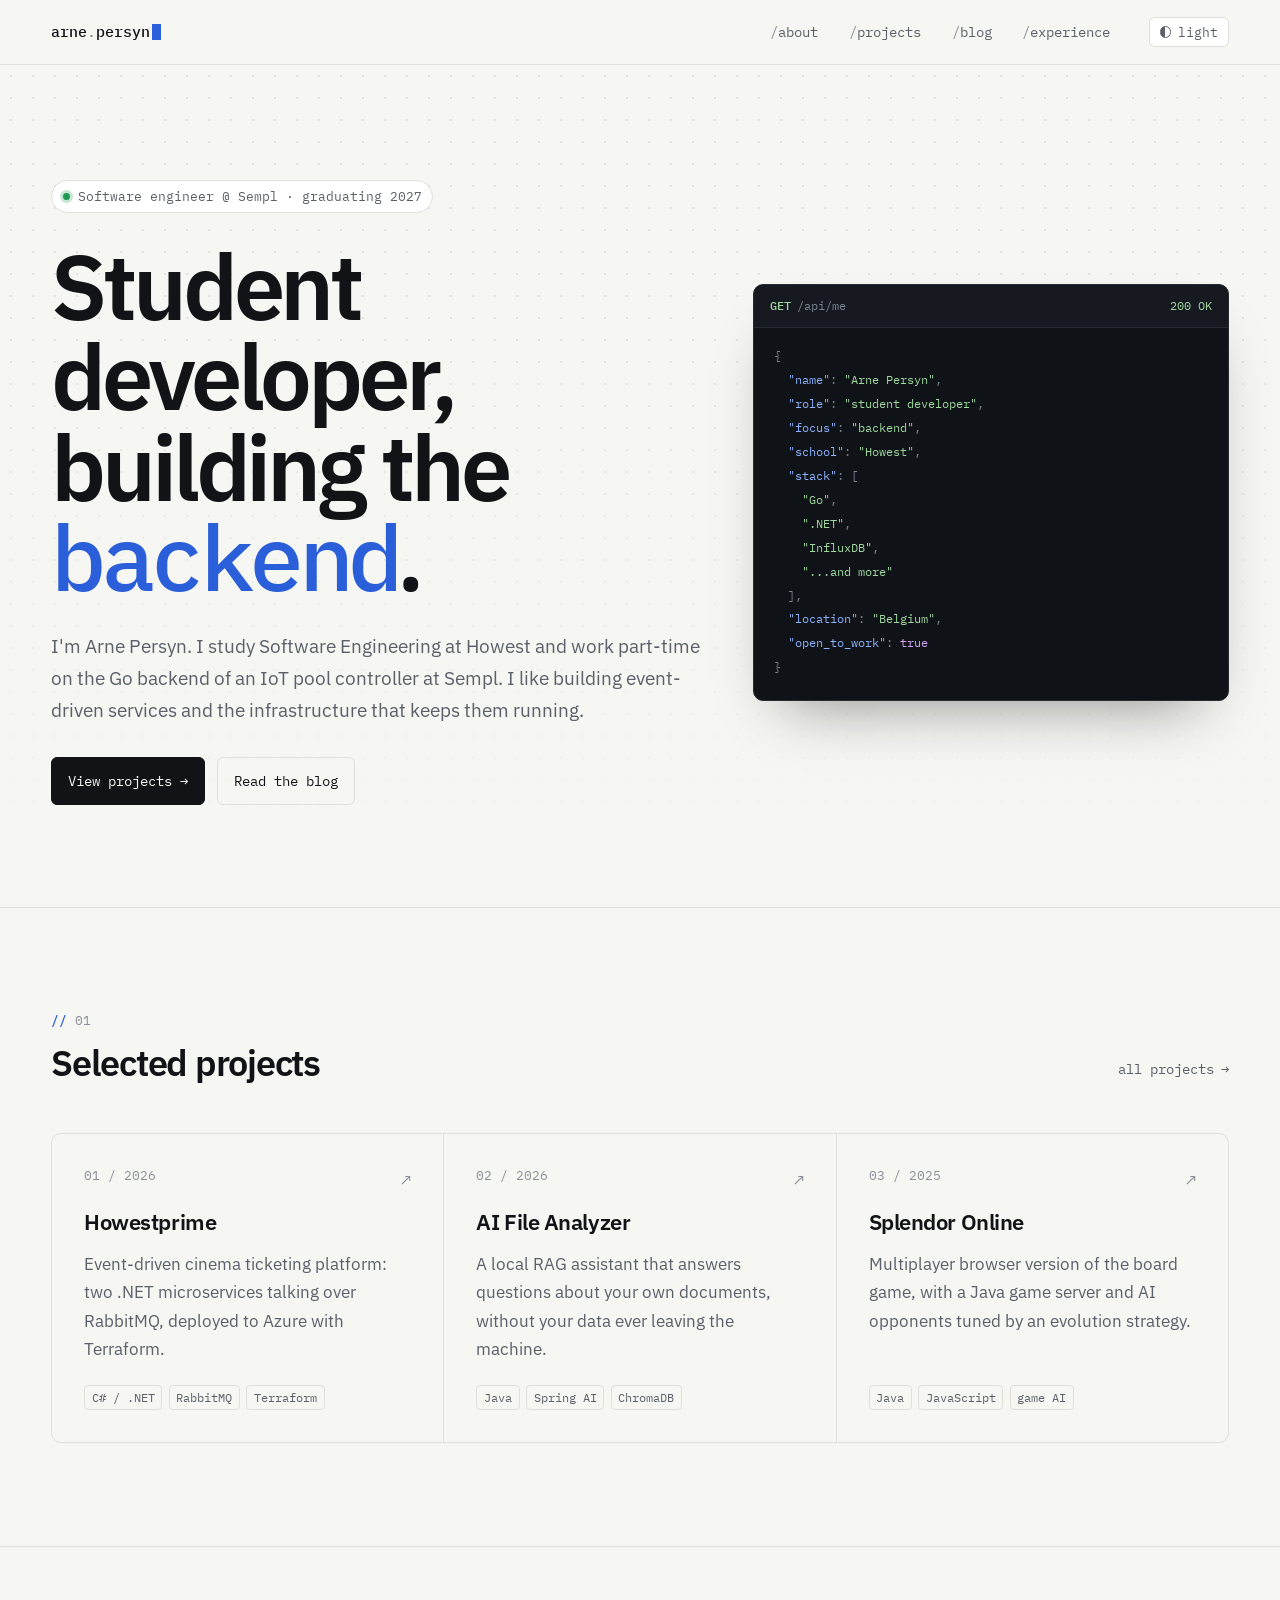
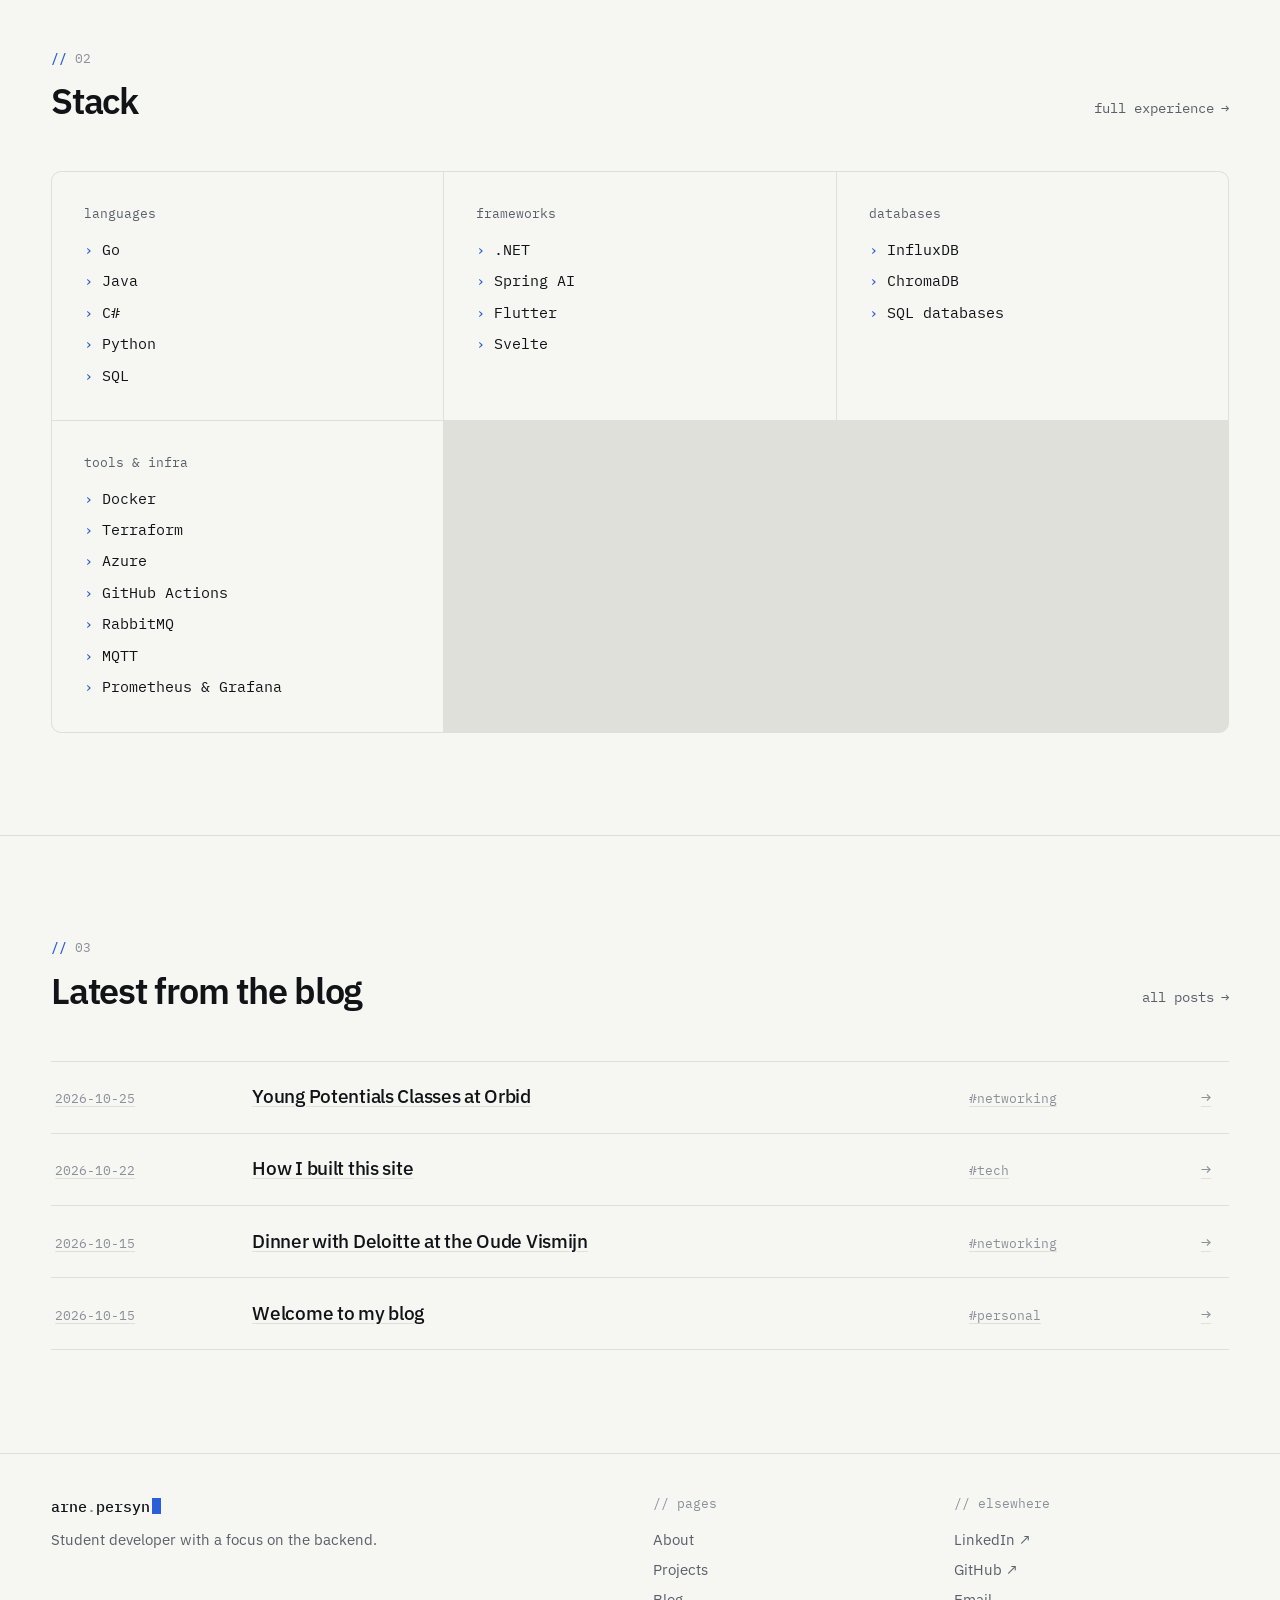
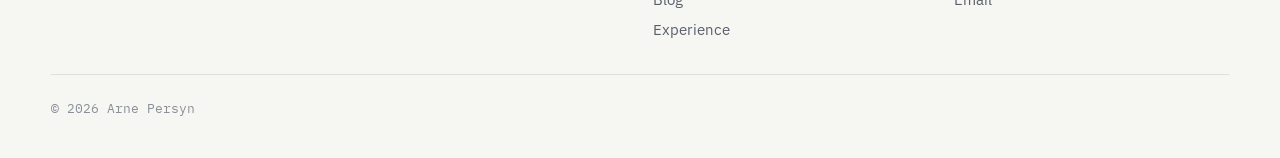
<file: index.html>
<!DOCTYPE html>
<html lang="en">
<head>
  <meta charset="UTF-8">
  <meta name="viewport" content="width=device-width, initial-scale=1">
  <meta name="description" content="Arne Persyn, student developer focused on the backend.">
  <title>Arne Persyn · Student developer</title>
  <link href="css/style.css" rel="stylesheet">
  <!-- theme.js has no "defer": it must set light/dark before the page is drawn -->
  <script src="js/theme.js"></script>
  <script src="js/main.js" defer></script>
</head>

<body data-page="home">
  <header class="site-header">
    <div class="shell">
      <a class="logo" href="index.html">arne<span>.</span>persyn</a>
      <div class="header-right">
        <nav class="nav" aria-label="Main">
          <a href="subpages/about.html" data-page="about">about</a>
          <a href="subpages/projects.html" data-page="projects">projects</a>
          <a href="subpages/blog.html" data-page="blog">blog</a>
          <a href="subpages/cv.html" data-page="cv">experience</a>
        </nav>
        <button class="theme-toggle" type="button" aria-label="Toggle theme">
          <span class="icon" aria-hidden="true"></span><span class="theme-label">theme</span>
        </button>
      </div>
    </div>
  </header>

  <main>
    <section class="hero">
      <div class="shell grid">
        <div class="hero-text">
          <span class="status">Software engineer @ Sempl · graduating 2027</span>
          <h1>Student developer, building the <span class="accent">backend</span>.</h1>
          <p class="intro">I'm Arne Persyn. I study Software Engineering at Howest and work part-time on the Go backend of an IoT pool controller at Sempl. I like building event-driven services and the infrastructure that keeps them running.</p>
          <div class="actions">
            <a class="btn" href="subpages/projects.html">View projects →</a>
            <a class="btn ghost" href="subpages/blog.html">Read the blog</a>
          </div>
        </div>

        <!-- Fill in the yellow parts; keep the quotes around text values -->
        <figure class="code hero-code">
          <figcaption class="code-bar">
            <span><span class="method">GET</span>/api/me</span>
            <span class="ok">200 OK</span>
          </figcaption>
<pre><code><span class="t-pun">{</span>
  <span class="t-key">"name"</span><span class="t-pun">:</span> <span class="t-str">"Arne Persyn"</span><span class="t-pun">,</span>
  <span class="t-key">"role"</span><span class="t-pun">:</span> <span class="t-str">"student developer"</span><span class="t-pun">,</span>
  <span class="t-key">"focus"</span><span class="t-pun">:</span> <span class="t-str">"backend"</span><span class="t-pun">,</span>
  <span class="t-key">"school"</span><span class="t-pun">:</span> <span class="t-str">"Howest"</span><span class="t-pun">,</span>
  <span class="t-key">"stack"</span><span class="t-pun">: [</span>
    <span class="t-str">"Go"</span><span class="t-pun">,</span>
    <span class="t-str">".NET"</span><span class="t-pun">,</span>
    <span class="t-str">"InfluxDB"</span><span class="t-pun">,</span>
    <span class="t-str">"...and more"</span>
  <span class="t-pun">],</span>
  <span class="t-key">"location"</span><span class="t-pun">:</span> <span class="t-str">"Belgium"</span><span class="t-pun">,</span>
  <span class="t-key">"open_to_work"</span><span class="t-pun">:</span> <span class="t-kw">true</span>
<span class="t-pun">}</span></code></pre>
        </figure>
      </div>
    </section>

    <section class="section">
      <div class="shell">
        <div class="section-head">
          <div>
            <p class="label"><b>//</b> 01</p>
            <h2>Selected projects</h2>
          </div>
          <a class="arrow-link" href="subpages/projects.html">all projects</a>
        </div>
        <div class="tiles">
          <a class="tile" href="subpages/projects.html">
            <div class="tile-top">
              <span class="label">01 / 2026</span>
              <span class="arrow" aria-hidden="true">↗</span>
            </div>
            <h3>Howestprime</h3>
            <p>Event-driven cinema ticketing platform: two .NET microservices talking over RabbitMQ, deployed to Azure with Terraform.</p>
            <ul class="tags tile-foot">
              <li>C# / .NET</li>
              <li>RabbitMQ</li>
              <li>Terraform</li>
            </ul>
          </a>
          <a class="tile" href="subpages/projects.html">
            <div class="tile-top">
              <span class="label">02 / 2026</span>
              <span class="arrow" aria-hidden="true">↗</span>
            </div>
            <h3>AI File Analyzer</h3>
            <p>A local RAG assistant that answers questions about your own documents, without your data ever leaving the machine.</p>
            <ul class="tags tile-foot">
              <li>Java</li>
              <li>Spring AI</li>
              <li>ChromaDB</li>
            </ul>
          </a>
          <a class="tile" href="subpages/projects.html">
            <div class="tile-top">
              <span class="label">03 / 2025</span>
              <span class="arrow" aria-hidden="true">↗</span>
            </div>
            <h3>Splendor Online</h3>
            <p>Multiplayer browser version of the board game, with a Java game server and AI opponents tuned by an evolution strategy.</p>
            <ul class="tags tile-foot">
              <li>Java</li>
              <li>JavaScript</li>
              <li>game AI</li>
            </ul>
          </a>
        </div>
      </div>
    </section>

    <section class="section">
      <div class="shell">
        <div class="section-head">
          <div>
            <p class="label"><b>//</b> 02</p>
            <h2>Stack</h2>
          </div>
          <a class="arrow-link" href="subpages/cv.html">full experience</a>
        </div>
        <div class="tiles">
          <div class="tile">
            <p class="label">languages</p>
            <ul class="stack-list">
              <li>Go</li>
              <li>Java</li>
              <li>C#</li>
              <li>Python</li>
              <li>SQL</li>
            </ul>
          </div>
          <div class="tile">
            <p class="label">frameworks</p>
            <ul class="stack-list">
              <li>.NET</li>
              <li>Spring AI</li>
              <li>Flutter</li>
              <li>Svelte</li>
            </ul>
          </div>
          <div class="tile">
            <p class="label">databases</p>
            <ul class="stack-list">
              <li>InfluxDB</li>
              <li>ChromaDB</li>
              <li>SQL databases</li>
            </ul>
          </div>
          <div class="tile">
            <p class="label">tools & infra</p>
            <ul class="stack-list">
              <li>Docker</li>
              <li>Terraform</li>
              <li>Azure</li>
              <li>GitHub Actions</li>
              <li>RabbitMQ</li>
              <li>MQTT</li>
              <li>Prometheus &amp; Grafana</li>
            </ul>
          </div>
        </div>
      </div>
    </section>

    <section class="section">
      <div class="shell">
        <div class="section-head">
          <div>
            <p class="label"><b>//</b> 03</p>
            <h2>Latest from the blog</h2>
          </div>
          <a class="arrow-link" href="subpages/blog.html">all posts</a>
        </div>
        <ul class="rows">
          <li>
            <a class="row" href="subpages/blog/young-potentials-classes-orbid.html">
              <time class="label" datetime="2026-10-25">2026-10-25</time>
              <span class="row-title">Young Potentials Classes at Orbid</span>
              <span class="label">#networking</span>
              <span class="row-arrow" aria-hidden="true">→</span>
            </a>
          </li>
          <li>
            <a class="row" href="subpages/blog/how-i-built-this-site.html">
              <time class="label" datetime="2026-10-22">2026-10-22</time>
              <span class="row-title">How I built this site</span>
              <span class="label">#tech</span>
              <span class="row-arrow" aria-hidden="true">→</span>
            </a>
          </li>
          <li>
            <a class="row" href="subpages/blog/deloitte-dinner-oude-vismijn.html">
              <time class="label" datetime="2026-10-15">2026-10-15</time>
              <span class="row-title">Dinner with Deloitte at the Oude Vismijn</span>
              <span class="label">#networking</span>
              <span class="row-arrow" aria-hidden="true">→</span>
            </a>
          </li>
          <li>
            <a class="row" href="subpages/blog/welcome.html">
              <time class="label" datetime="2026-10-15">2026-10-15</time>
              <span class="row-title">Welcome to my blog</span>
              <span class="label">#personal</span>
              <span class="row-arrow" aria-hidden="true">→</span>
            </a>
          </li>
        </ul>
      </div>
    </section>
  </main>


  <footer class="site-footer">
    <div class="shell grid">
      <div class="footer-brand">
        <a class="logo" href="index.html">arne<span>.</span>persyn</a>
        <p>Student developer with a focus on the backend.</p>
      </div>
      <div class="footer-col">
        <p class="label">// pages</p>
        <ul>
          <li><a href="subpages/about.html">About</a></li>
          <li><a href="subpages/projects.html">Projects</a></li>
          <li><a href="subpages/blog.html">Blog</a></li>
          <li><a href="subpages/cv.html">Experience</a></li>
        </ul>
      </div>
      <div class="footer-col">
        <p class="label">// elsewhere</p>
        <ul>
          <li><a href="https://www.linkedin.com/in/arne-persyn-6748ba287/" target="_blank" rel="noopener">LinkedIn ↗</a></li>
          <li><a href="https://github.com/arpe18" target="_blank" rel="noopener">GitHub ↗</a></li>
          <li><a href="subpages/about.html#contact">Email</a></li>
        </ul>
      </div>
      <div class="footer-bottom label">
        <span>© <span class="year">2026</span> Arne Persyn</span>
      </div>
    </div>
  </footer>
</body>

</html>
</file>
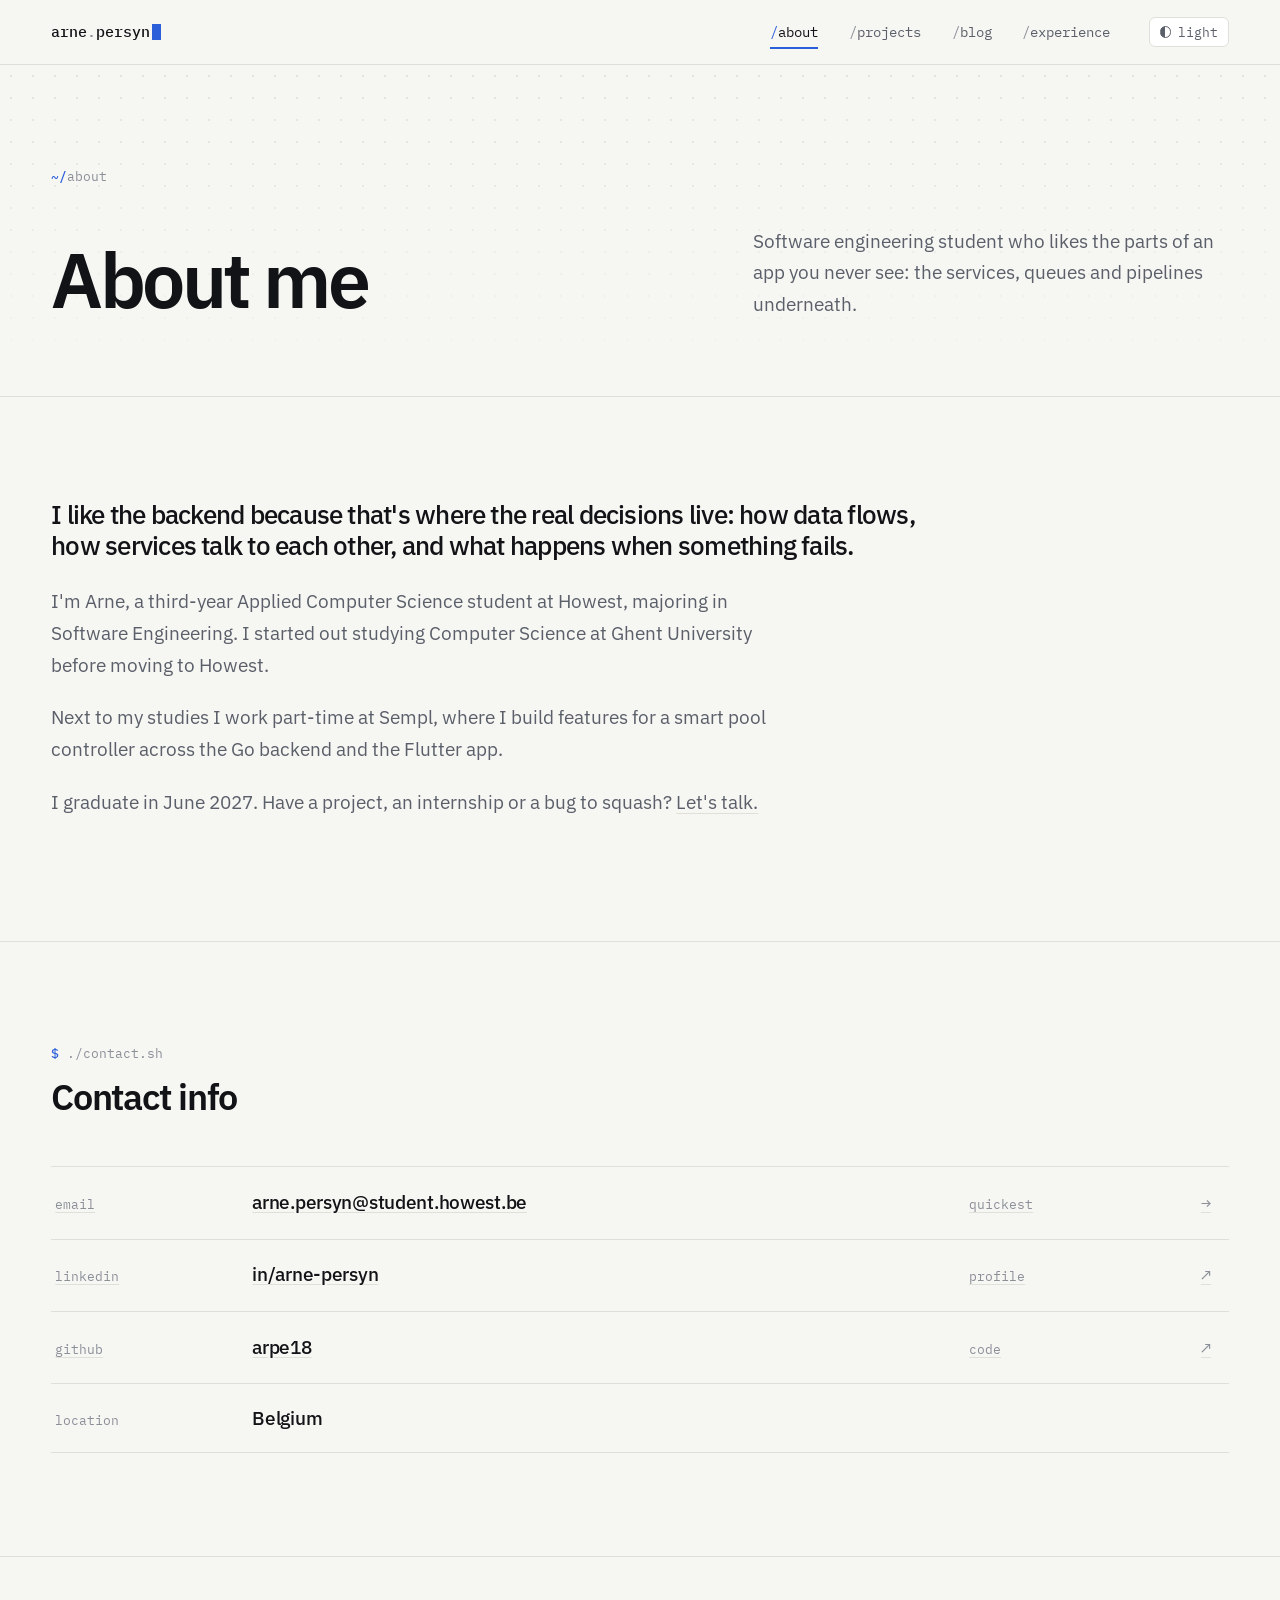
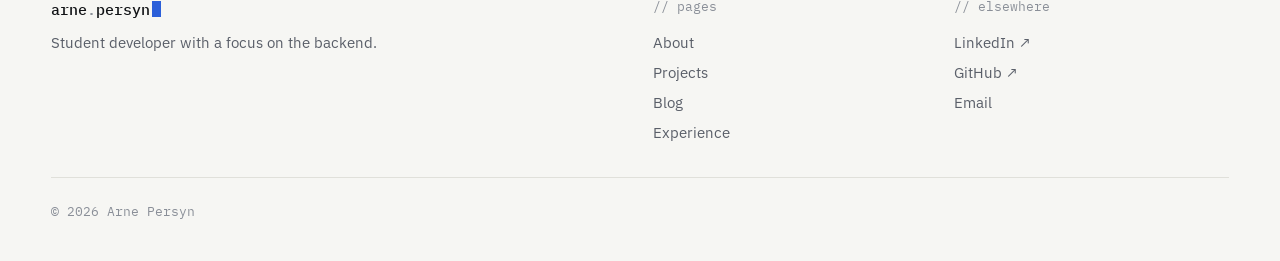
<file: subpages/about.html>
<!DOCTYPE html>
<html lang="en">
<head>
  <meta charset="UTF-8">
  <meta name="viewport" content="width=device-width, initial-scale=1">
  <meta name="description" content="About Arne Persyn.">
  <title>About · Arne Persyn</title>
  <link href="../css/style.css" rel="stylesheet">
  <!-- theme.js has no "defer": it must set light/dark before the page is drawn -->
  <script src="../js/theme.js"></script>
  <script src="../js/main.js" defer></script>
</head>

<body data-page="about">
  <header class="site-header">
    <div class="shell">
      <a class="logo" href="../index.html">arne<span>.</span>persyn</a>
      <div class="header-right">
        <nav class="nav" aria-label="Main">
          <a href="about.html" data-page="about">about</a>
          <a href="projects.html" data-page="projects">projects</a>
          <a href="blog.html" data-page="blog">blog</a>
          <a href="cv.html" data-page="cv">experience</a>
        </nav>
        <button class="theme-toggle" type="button" aria-label="Toggle theme">
          <span class="icon" aria-hidden="true"></span><span class="theme-label">theme</span>
        </button>
      </div>
    </div>
  </header>

  <main>
    <header class="page-head">
      <div class="shell grid">
        <p class="label"><b>~/</b>about</p>
        <h1>About me</h1>
        <p class="page-intro">Software engineering student who likes the parts of an app you never see: the services, queues and pipelines underneath.</p>
      </div>
    </header>

    <section class="section">
      <div class="shell grid about">
        <div class="about-text">
          <p class="lead">I like the backend because that's where the real decisions live: how data flows, how services talk to each other, and what happens when something fails.</p>
          <p>I'm Arne, a third-year Applied Computer Science student at Howest, majoring in Software Engineering. I started out studying Computer Science at Ghent University before moving to Howest.</p>
          <p>Next to my studies I work part-time at Sempl, where I build features for a smart pool controller across the Go backend and the Flutter app.</p>
          <p>I graduate in June 2027. Have a project, an internship or a bug to squash? <a href="#contact">Let's talk.</a></p>
        </div>
      </div>
    </section>

    <section class="section" id="contact">
      <div class="shell">
        <div class="section-head">
          <div>
            <p class="label"><b>$</b> ./contact.sh</p>
            <h2>Contact info</h2>
          </div>
        </div>
        <ul class="rows">
          <li>
            <a class="row" href="mailto:arne.persyn@student.howest.be">
              <span class="label">email</span>
              <span class="row-title">arne.persyn@student.howest.be</span>
              <span class="label">quickest</span>
              <span class="row-arrow" aria-hidden="true">→</span>
            </a>
          </li>
          <li>
            <a class="row" href="https://www.linkedin.com/in/arne-persyn-6748ba287/" target="_blank" rel="noopener">
              <span class="label">linkedin</span>
              <span class="row-title">in/arne-persyn</span>
              <span class="label">profile</span>
              <span class="row-arrow" aria-hidden="true">↗</span>
            </a>
          </li>
          <li>
            <a class="row" href="https://github.com/arpe18" target="_blank" rel="noopener">
              <span class="label">github</span>
              <span class="row-title">arpe18</span>
              <span class="label">code</span>
              <span class="row-arrow" aria-hidden="true">↗</span>
            </a>
          </li>
          <li>
            <div class="row">
              <span class="label">location</span>
              <span class="row-title">Belgium</span>
            </div>
          </li>
        </ul>
      </div>
    </section>
  </main>


  <footer class="site-footer">
    <div class="shell grid">
      <div class="footer-brand">
        <a class="logo" href="../index.html">arne<span>.</span>persyn</a>
        <p>Student developer with a focus on the backend.</p>
      </div>
      <div class="footer-col">
        <p class="label">// pages</p>
        <ul>
          <li><a href="about.html">About</a></li>
          <li><a href="projects.html">Projects</a></li>
          <li><a href="blog.html">Blog</a></li>
          <li><a href="cv.html">Experience</a></li>
        </ul>
      </div>
      <div class="footer-col">
        <p class="label">// elsewhere</p>
        <ul>
          <li><a href="https://www.linkedin.com/in/arne-persyn-6748ba287/" target="_blank" rel="noopener">LinkedIn ↗</a></li>
          <li><a href="https://github.com/arpe18" target="_blank" rel="noopener">GitHub ↗</a></li>
          <li><a href="#contact">Email</a></li>
        </ul>
      </div>
      <div class="footer-bottom label">
        <span>© <span class="year">2026</span> Arne Persyn</span>
      </div>
    </div>
  </footer>
</body>

</html>
</file>
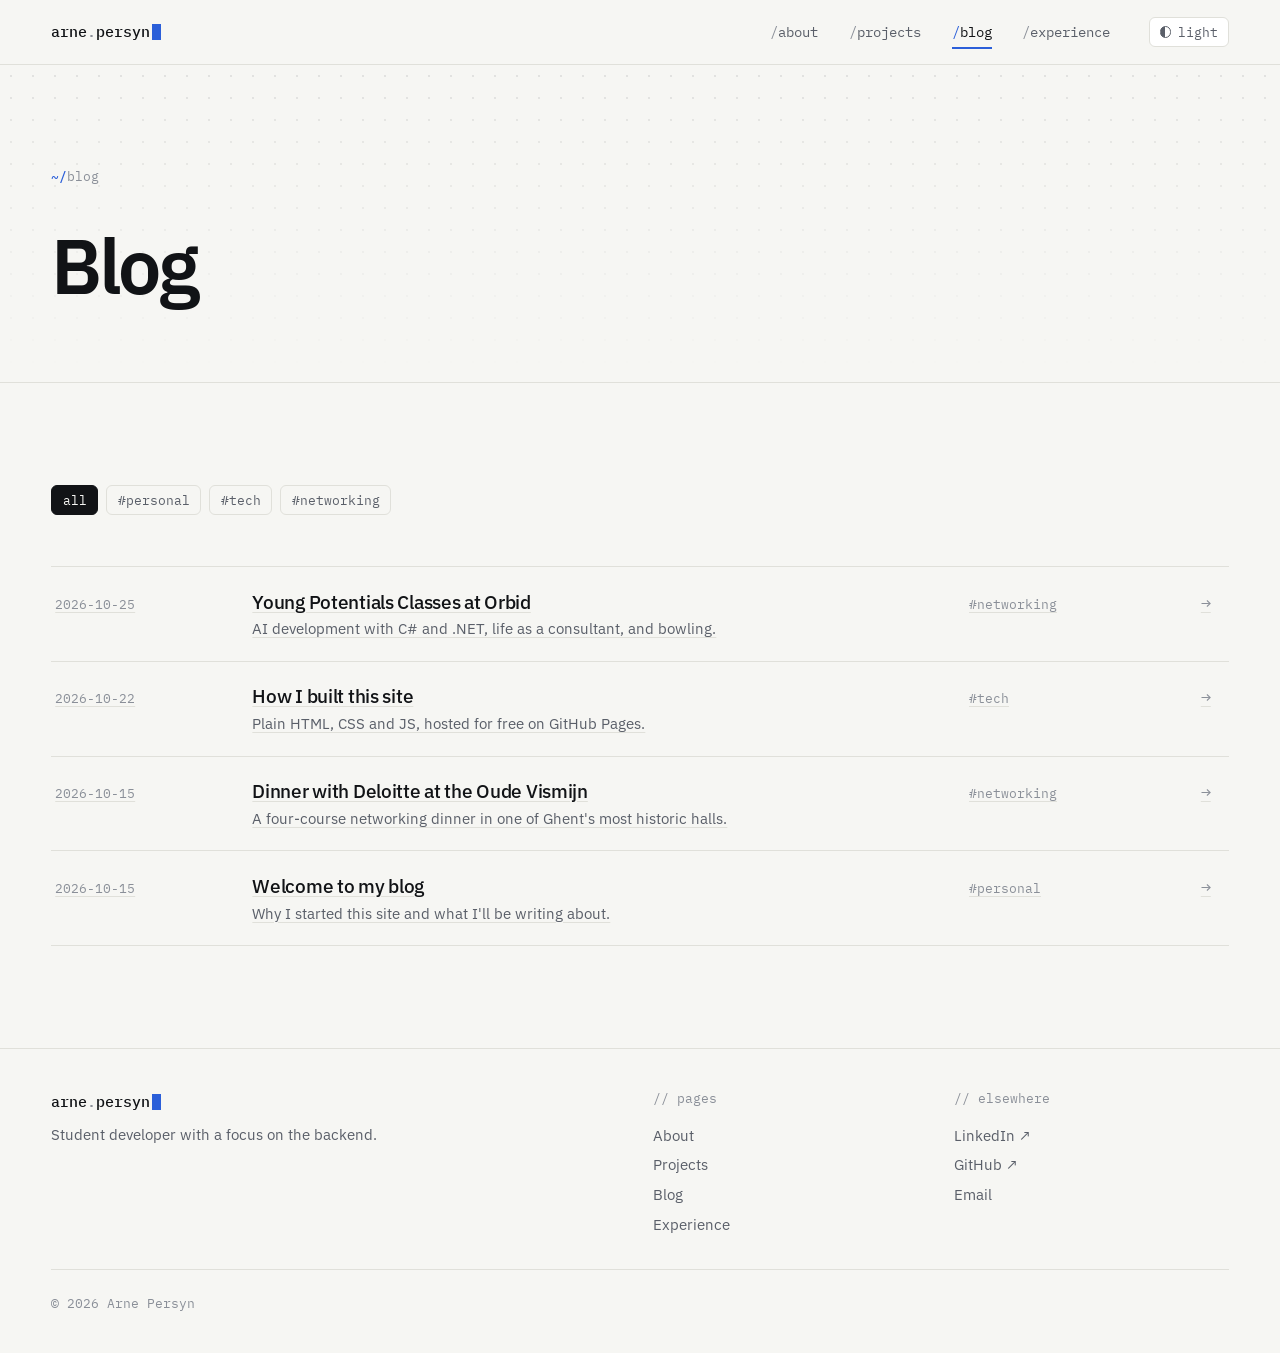
<file: subpages/blog.html>
<!DOCTYPE html>
<html lang="en">
<head>
  <meta charset="UTF-8">
  <meta name="viewport" content="width=device-width, initial-scale=1">
  <meta name="description" content="Blog posts by Arne Persyn.">
  <title>Blog · Arne Persyn</title>
  <link href="../css/style.css" rel="stylesheet">
  <!-- theme.js has no "defer": it must set light/dark before the page is drawn -->
  <script src="../js/theme.js"></script>
  <script src="../js/main.js" defer></script>
</head>

<body data-page="blog">
  <header class="site-header">
    <div class="shell">
      <a class="logo" href="../index.html">arne<span>.</span>persyn</a>
      <div class="header-right">
        <nav class="nav" aria-label="Main">
          <a href="about.html" data-page="about">about</a>
          <a href="projects.html" data-page="projects">projects</a>
          <a href="blog.html" data-page="blog">blog</a>
          <a href="cv.html" data-page="cv">experience</a>
        </nav>
        <button class="theme-toggle" type="button" aria-label="Toggle theme">
          <span class="icon" aria-hidden="true"></span><span class="theme-label">theme</span>
        </button>
      </div>
    </div>
  </header>

  <main>
    <header class="page-head">
      <div class="shell grid">
        <p class="label"><b>~/</b>blog</p>
        <h1>Blog</h1>
      </div>
    </header>

    <section class="section">
      <div class="shell">
        <div class="section-head">
          <!-- data-filter must match a word in a post's data-tags -->
          <div class="filter">
            <button class="active" type="button" data-filter="all">all</button>
            <button type="button" data-filter="personal">#personal</button>
            <button type="button" data-filter="school">#school</button>
            <button type="button" data-filter="tech">#tech</button>
            <button type="button" data-filter="networking">#networking</button>
          </div>
        </div>
        <!--
          To add a post:
          1. Copy blog/_template.html to blog/your-post-name.html and write it
          2. Copy an <li> below (newest first) and set its data-tags
          3. Add it to "Latest from the blog" on index.html too
        -->
        <ul class="rows">
          <li data-tags="networking">
            <a class="row" href="blog/young-potentials-classes-orbid.html">
              <time class="label" datetime="2026-10-25">2026-10-25</time>
              <span class="row-title">Young Potentials Classes at Orbid<small>AI development with C# and .NET, life as a consultant, and bowling.</small></span>
              <span class="label">#networking</span>
              <span class="row-arrow" aria-hidden="true">→</span>
            </a>
          </li>
          <li data-tags="tech">
            <a class="row" href="blog/how-i-built-this-site.html">
              <time class="label" datetime="2026-10-22">2026-10-22</time>
              <span class="row-title">How I built this site<small>Plain HTML, CSS and JS, hosted for free on GitHub Pages.</small></span>
              <span class="label">#tech</span>
              <span class="row-arrow" aria-hidden="true">→</span>
            </a>
          </li>
          <li data-tags="networking">
            <a class="row" href="blog/deloitte-dinner-oude-vismijn.html">
              <time class="label" datetime="2026-10-15">2026-10-15</time>
              <span class="row-title">Dinner with Deloitte at the Oude Vismijn<small>A four-course networking dinner in one of Ghent's most historic halls.</small></span>
              <span class="label">#networking</span>
              <span class="row-arrow" aria-hidden="true">→</span>
            </a>
          </li>
          <li data-tags="personal">
            <a class="row" href="blog/welcome.html">
              <time class="label" datetime="2026-10-15">2026-10-15</time>
              <span class="row-title">Welcome to my blog<small>Why I started this site and what I'll be writing about.</small></span>
              <span class="label">#personal</span>
              <span class="row-arrow" aria-hidden="true">→</span>
            </a>
          </li>
        </ul>
      </div>
    </section>
  </main>


  <footer class="site-footer">
    <div class="shell grid">
      <div class="footer-brand">
        <a class="logo" href="../index.html">arne<span>.</span>persyn</a>
        <p>Student developer with a focus on the backend.</p>
      </div>
      <div class="footer-col">
        <p class="label">// pages</p>
        <ul>
          <li><a href="about.html">About</a></li>
          <li><a href="projects.html">Projects</a></li>
          <li><a href="blog.html">Blog</a></li>
          <li><a href="cv.html">Experience</a></li>
        </ul>
      </div>
      <div class="footer-col">
        <p class="label">// elsewhere</p>
        <ul>
          <li><a href="https://www.linkedin.com/in/arne-persyn-6748ba287/" target="_blank" rel="noopener">LinkedIn ↗</a></li>
          <li><a href="https://github.com/arpe18" target="_blank" rel="noopener">GitHub ↗</a></li>
          <li><a href="about.html#contact">Email</a></li>
        </ul>
      </div>
      <div class="footer-bottom label">
        <span>© <span class="year">2026</span> Arne Persyn</span>
      </div>
    </div>
  </footer>
</body>

</html>
</file>
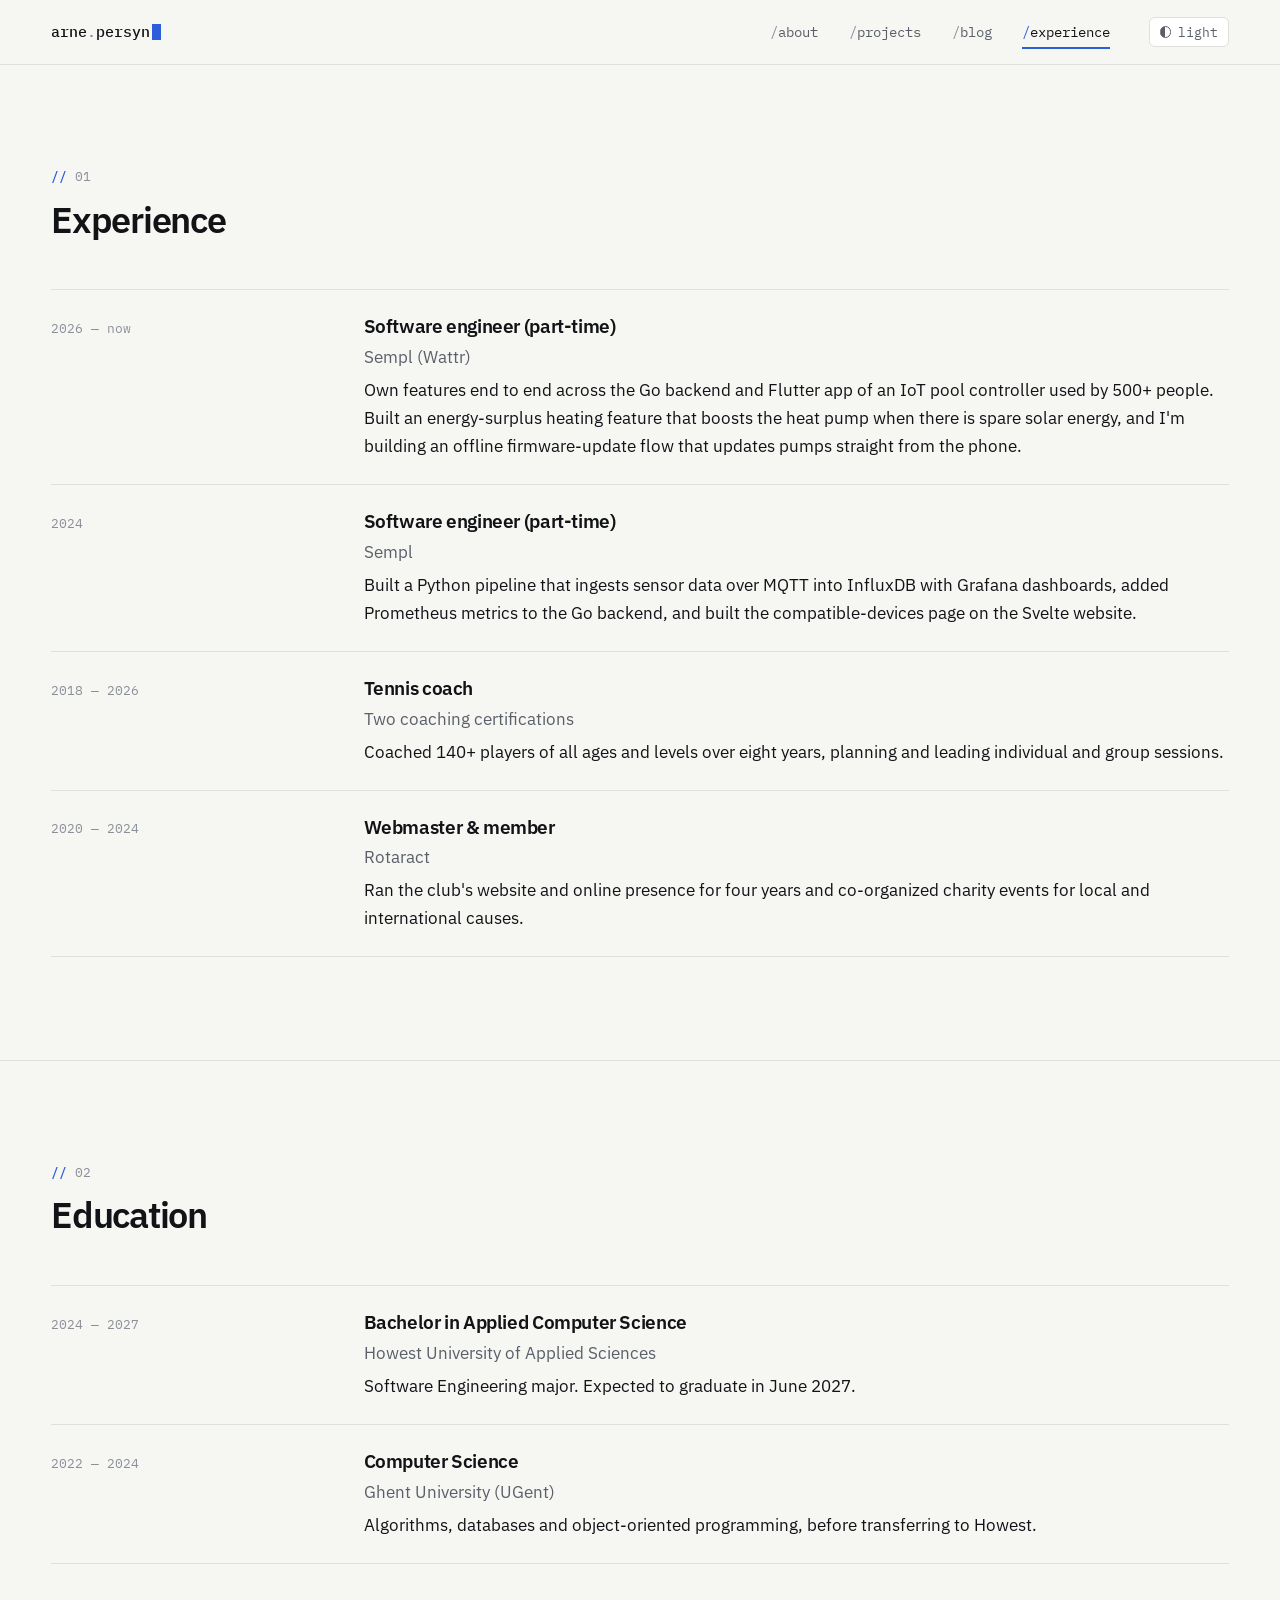
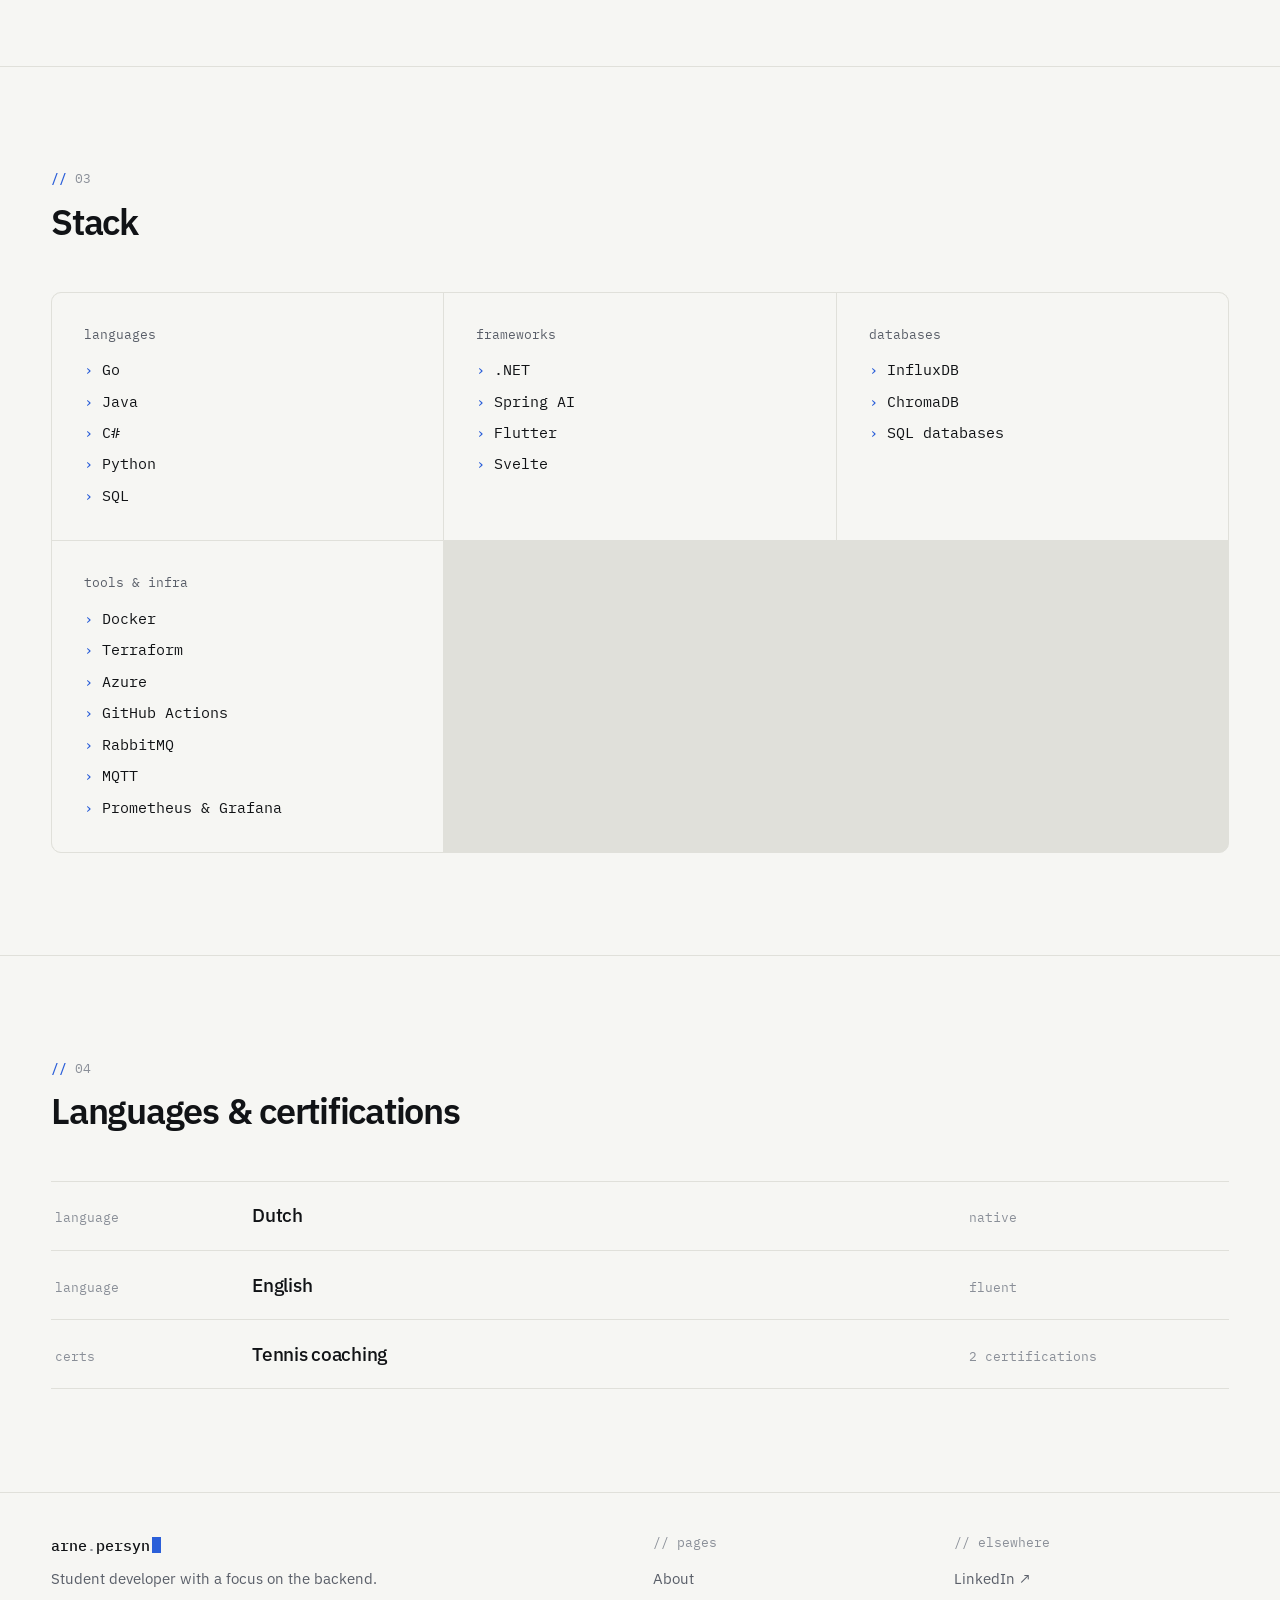
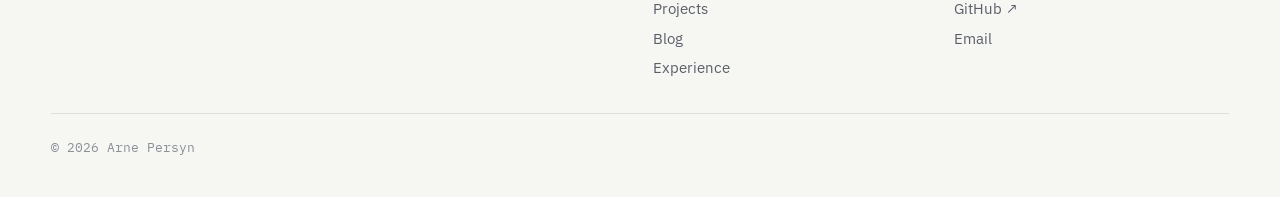
<file: subpages/cv.html>
<!DOCTYPE html>
<html lang="en">
<head>
  <meta charset="UTF-8">
  <meta name="viewport" content="width=device-width, initial-scale=1">
  <meta name="description" content="CV of Arne Persyn.">
  <title>Experience · Arne Persyn</title>
  <link href="../css/style.css" rel="stylesheet">
  <!-- theme.js has no "defer": it must set light/dark before the page is drawn -->
  <script src="../js/theme.js"></script>
  <script src="../js/main.js" defer></script>
</head>

<body data-page="cv">
  <header class="site-header">
    <div class="shell">
      <a class="logo" href="../index.html">arne<span>.</span>persyn</a>
      <div class="header-right">
        <nav class="nav" aria-label="Main">
          <a href="about.html" data-page="about">about</a>
          <a href="projects.html" data-page="projects">projects</a>
          <a href="blog.html" data-page="blog">blog</a>
          <a href="cv.html" data-page="cv">experience</a>
        </nav>
        <button class="theme-toggle" type="button" aria-label="Toggle theme">
          <span class="icon" aria-hidden="true"></span><span class="theme-label">theme</span>
        </button>
      </div>
    </div>
  </header>

  <main>
    <section class="section">
      <div class="shell">
        <div class="section-head">
          <div>
            <p class="label"><b>//</b> 01</p>
            <h2>Experience</h2>
          </div>
        </div>
        <div>
          <div class="cv-row">
            <p class="label">2026 — now</p>
            <div>
              <h3>Software engineer (part-time)</h3>
              <p class="soft">Sempl (Wattr)</p>
              <p>Own features end to end across the Go backend and Flutter app of an IoT pool controller used by 500+ people. Built an energy-surplus heating feature that boosts the heat pump when there is spare solar energy, and I'm building an offline firmware-update flow that updates pumps straight from the phone.</p>
            </div>
          </div>
          <div class="cv-row">
            <p class="label">2024</p>
            <div>
              <h3>Software engineer (part-time)</h3>
              <p class="soft">Sempl</p>
              <p>Built a Python pipeline that ingests sensor data over MQTT into InfluxDB with Grafana dashboards, added Prometheus metrics to the Go backend, and built the compatible-devices page on the Svelte website.</p>
            </div>
          </div>
          <div class="cv-row">
            <p class="label">2018 — 2026</p>
            <div>
              <h3>Tennis coach</h3>
              <p class="soft">Two coaching certifications</p>
              <p>Coached 140+ players of all ages and levels over eight years, planning and leading individual and group sessions.</p>
            </div>
          </div>
          <div class="cv-row">
            <p class="label">2020 — 2024</p>
            <div>
              <h3>Webmaster &amp; member</h3>
              <p class="soft">Rotaract</p>
              <p>Ran the club's website and online presence for four years and co-organized charity events for local and international causes.</p>
            </div>
          </div>
        </div>
      </div>
    </section>

    <section class="section">
      <div class="shell">
        <div class="section-head">
          <div>
            <p class="label"><b>//</b> 02</p>
            <h2>Education</h2>
          </div>
        </div>
        <div>
          <div class="cv-row">
            <p class="label">2024 — 2027</p>
            <div>
              <h3>Bachelor in Applied Computer Science</h3>
              <p class="soft">Howest University of Applied Sciences</p>
              <p>Software Engineering major. Expected to graduate in June 2027.</p>
            </div>
          </div>
          <div class="cv-row">
            <p class="label">2022 — 2024</p>
            <div>
              <h3>Computer Science</h3>
              <p class="soft">Ghent University (UGent)</p>
              <p>Algorithms, databases and object-oriented programming, before transferring to Howest.</p>
            </div>
          </div>
        </div>
      </div>
    </section>

    <section class="section">
      <div class="shell">
        <div class="section-head">
          <div>
            <p class="label"><b>//</b> 03</p>
            <h2>Stack</h2>
          </div>
        </div>
        <div class="tiles">
          <div class="tile">
            <p class="label">languages</p>
            <ul class="stack-list">
              <li>Go</li>
              <li>Java</li>
              <li>C#</li>
              <li>Python</li>
              <li>SQL</li>
            </ul>
          </div>
          <div class="tile">
            <p class="label">frameworks</p>
            <ul class="stack-list">
              <li>.NET</li>
              <li>Spring AI</li>
              <li>Flutter</li>
              <li>Svelte</li>
            </ul>
          </div>
          <div class="tile">
            <p class="label">databases</p>
            <ul class="stack-list">
              <li>InfluxDB</li>
              <li>ChromaDB</li>
              <li>SQL databases</li>
            </ul>
          </div>
          <div class="tile">
            <p class="label">tools & infra</p>
            <ul class="stack-list">
              <li>Docker</li>
              <li>Terraform</li>
              <li>Azure</li>
              <li>GitHub Actions</li>
              <li>RabbitMQ</li>
              <li>MQTT</li>
              <li>Prometheus &amp; Grafana</li>
            </ul>
          </div>
        </div>
      </div>
    </section>

    <section class="section">
      <div class="shell">
        <div class="section-head">
          <div>
            <p class="label"><b>//</b> 04</p>
            <h2>Languages &amp; certifications</h2>
          </div>
        </div>
        <ul class="rows">
          <li><div class="row"><span class="label">language</span><span class="row-title">Dutch</span><span class="label">native</span></div></li>
          <li><div class="row"><span class="label">language</span><span class="row-title">English</span><span class="label">fluent</span></div></li>
          <li><div class="row"><span class="label">certs</span><span class="row-title">Tennis coaching</span><span class="label">2 certifications</span></div></li>
        </ul>
      </div>
    </section>
  </main>


  <footer class="site-footer">
    <div class="shell grid">
      <div class="footer-brand">
        <a class="logo" href="../index.html">arne<span>.</span>persyn</a>
        <p>Student developer with a focus on the backend.</p>
      </div>
      <div class="footer-col">
        <p class="label">// pages</p>
        <ul>
          <li><a href="about.html">About</a></li>
          <li><a href="projects.html">Projects</a></li>
          <li><a href="blog.html">Blog</a></li>
          <li><a href="cv.html">Experience</a></li>
        </ul>
      </div>
      <div class="footer-col">
        <p class="label">// elsewhere</p>
        <ul>
          <li><a href="https://www.linkedin.com/in/arne-persyn-6748ba287/" target="_blank" rel="noopener">LinkedIn ↗</a></li>
          <li><a href="https://github.com/arpe18" target="_blank" rel="noopener">GitHub ↗</a></li>
          <li><a href="about.html#contact">Email</a></li>
        </ul>
      </div>
      <div class="footer-bottom label">
        <span>© <span class="year">2026</span> Arne Persyn</span>
      </div>
    </div>
  </footer>
</body>

</html>
</file>
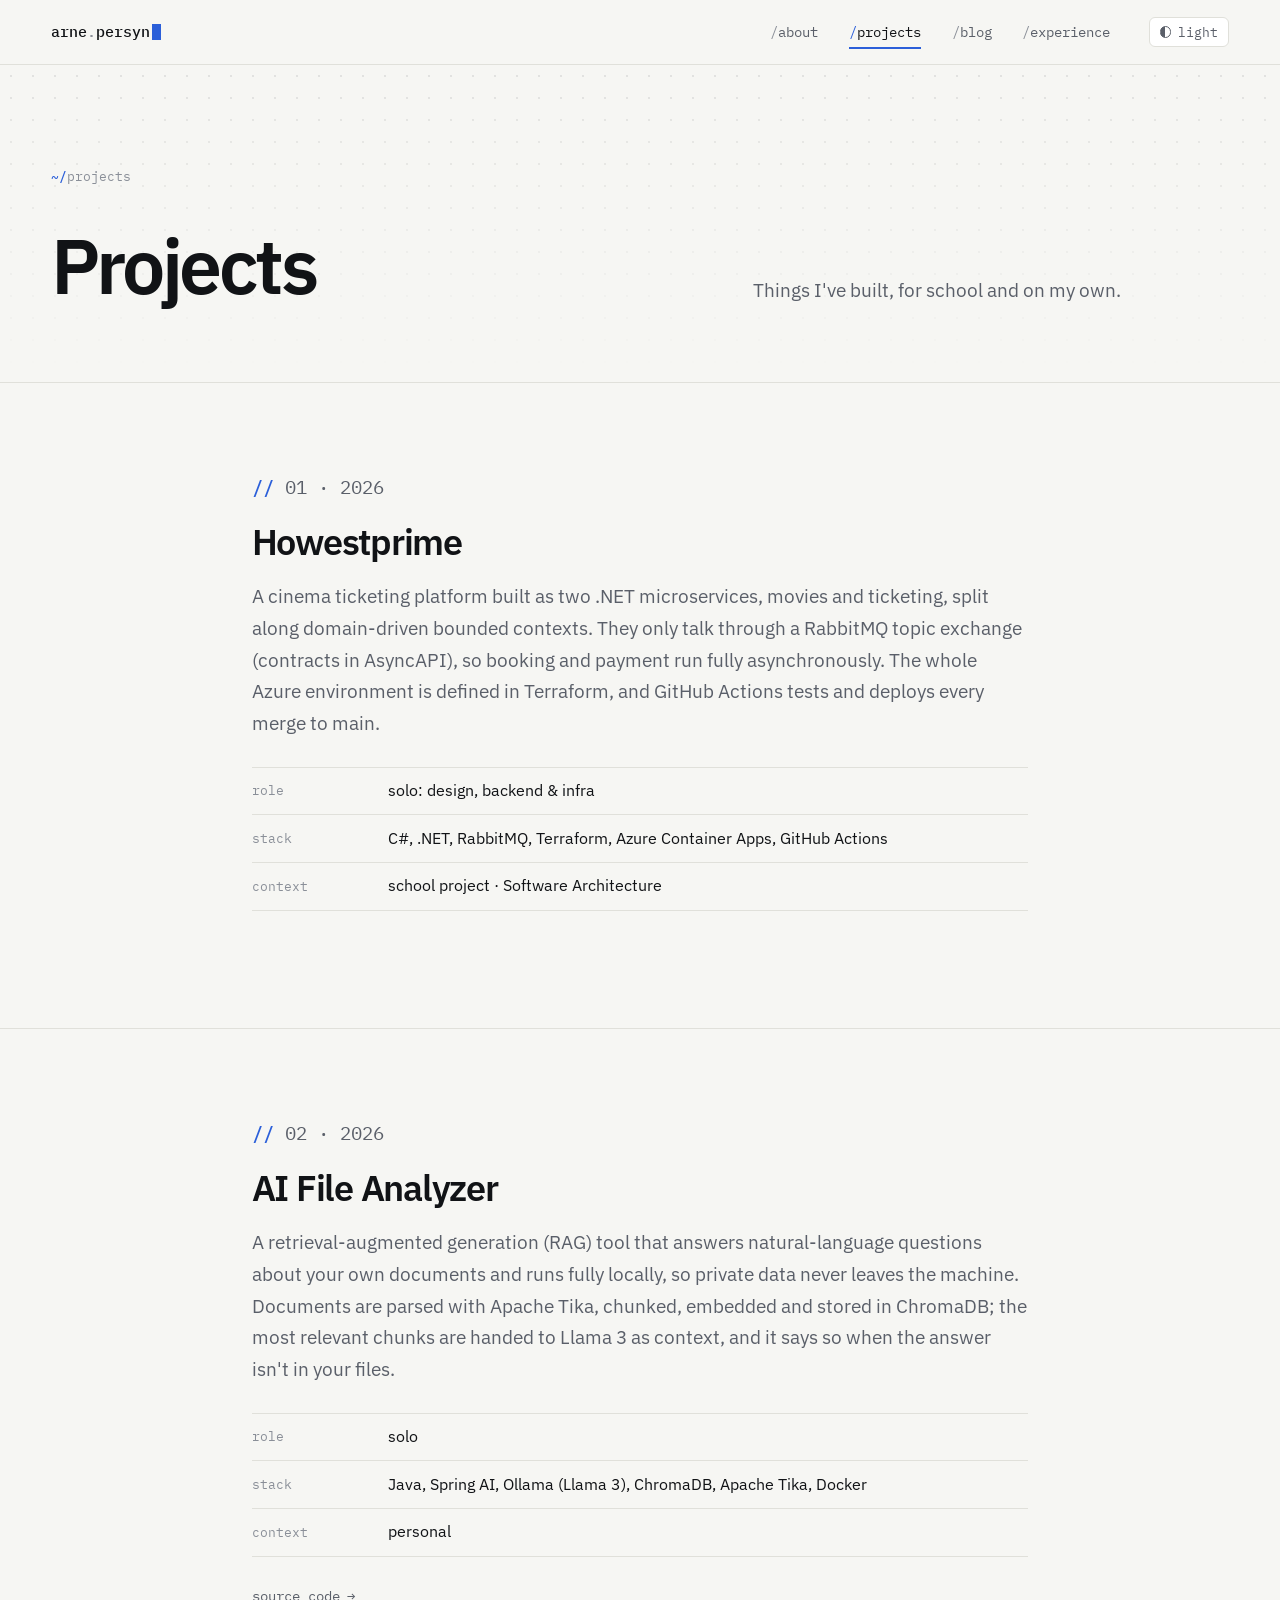
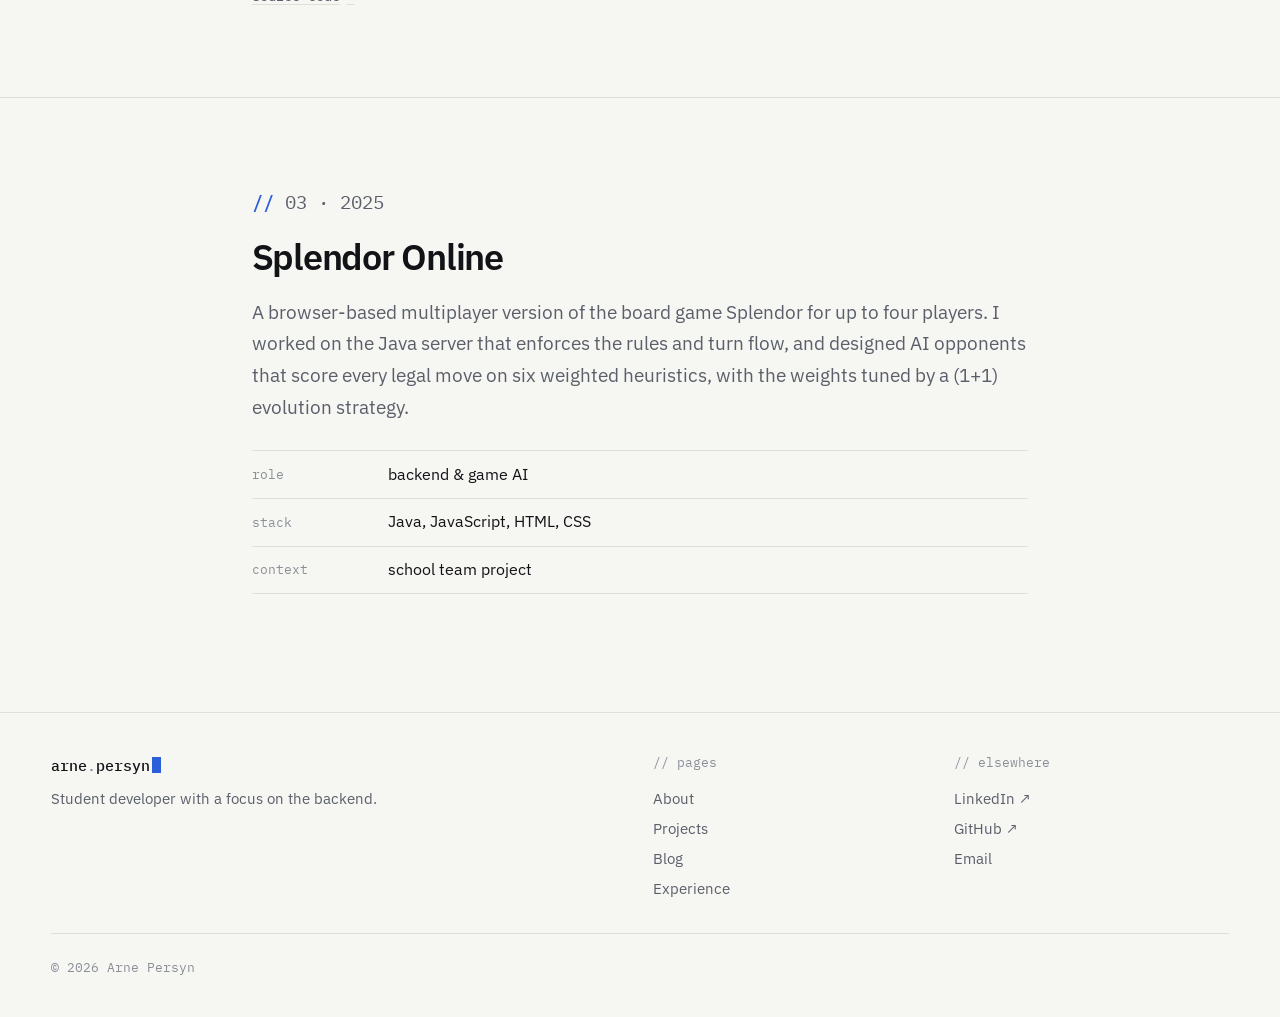
<file: subpages/projects.html>
<!DOCTYPE html>
<html lang="en">
<head>
  <meta charset="UTF-8">
  <meta name="viewport" content="width=device-width, initial-scale=1">
  <meta name="description" content="Projects by Arne Persyn.">
  <title>Projects · Arne Persyn</title>
  <link href="../css/style.css" rel="stylesheet">
  <!-- theme.js has no "defer": it must set light/dark before the page is drawn -->
  <script src="../js/theme.js"></script>
  <script src="../js/main.js" defer></script>
</head>

<body data-page="projects">
  <header class="site-header">
    <div class="shell">
      <a class="logo" href="../index.html">arne<span>.</span>persyn</a>
      <div class="header-right">
        <nav class="nav" aria-label="Main">
          <a href="about.html" data-page="about">about</a>
          <a href="projects.html" data-page="projects">projects</a>
          <a href="blog.html" data-page="blog">blog</a>
          <a href="cv.html" data-page="cv">experience</a>
        </nav>
        <button class="theme-toggle" type="button" aria-label="Toggle theme">
          <span class="icon" aria-hidden="true"></span><span class="theme-label">theme</span>
        </button>
      </div>
    </div>
  </header>

  <main>
    <header class="page-head">
      <div class="shell grid">
        <p class="label"><b>~/</b>projects</p>
        <h1>Projects</h1>
        <p class="page-intro">Things I've built, for school and on my own.</p>
      </div>
    </header>
    <!-- To add a project: copy one <article> block and change the number -->

    <article class="project shell grid">
      <div class="project-info">
        <p class="label"><b>//</b> 01 · 2026</p>
        <h2>Howestprime</h2>
        <p>A cinema ticketing platform built as two .NET microservices, movies and ticketing, split along domain-driven bounded contexts. They only talk through a RabbitMQ topic exchange (contracts in AsyncAPI), so booking and payment run fully asynchronously. The whole Azure environment is defined in Terraform, and GitHub Actions tests and deploys every merge to main.</p>
        <dl class="facts">
          <div><dt>role</dt><dd>solo: design, backend &amp; infra</dd></div>
          <div><dt>stack</dt><dd>C#, .NET, RabbitMQ, Terraform, Azure Container Apps, GitHub Actions</dd></div>
          <div><dt>context</dt><dd>school project · Software Architecture</dd></div>
        </dl>
      </div>
    </article>

    <article class="project shell grid">
      <div class="project-info">
        <p class="label"><b>//</b> 02 · 2026</p>
        <h2>AI File Analyzer</h2>
        <p>A retrieval-augmented generation (RAG) tool that answers natural-language questions about your own documents and runs fully locally, so private data never leaves the machine. Documents are parsed with Apache Tika, chunked, embedded and stored in ChromaDB; the most relevant chunks are handed to Llama 3 as context, and it says so when the answer isn't in your files.</p>
        <dl class="facts">
          <div><dt>role</dt><dd>solo</dd></div>
          <div><dt>stack</dt><dd>Java, Spring AI, Ollama (Llama 3), ChromaDB, Apache Tika, Docker</dd></div>
          <div><dt>context</dt><dd>personal</dd></div>
        </dl>
        <p class="links">
          <a class="arrow-link" href="https://github.com/arpe18/ai_file_analyzer" target="_blank" rel="noopener">source code</a>
        </p>
      </div>
    </article>

    <article class="project shell grid">
      <div class="project-info">
        <p class="label"><b>//</b> 03 · 2025</p>
        <h2>Splendor Online</h2>
        <p>A browser-based multiplayer version of the board game Splendor for up to four players. I worked on the Java server that enforces the rules and turn flow, and designed AI opponents that score every legal move on six weighted heuristics, with the weights tuned by a (1+1) evolution strategy.</p>
        <dl class="facts">
          <div><dt>role</dt><dd>backend &amp; game AI</dd></div>
          <div><dt>stack</dt><dd>Java, JavaScript, HTML, CSS</dd></div>
          <div><dt>context</dt><dd>school team project</dd></div>
        </dl>
      </div>
    </article>
  </main>


  <footer class="site-footer">
    <div class="shell grid">
      <div class="footer-brand">
        <a class="logo" href="../index.html">arne<span>.</span>persyn</a>
        <p>Student developer with a focus on the backend.</p>
      </div>
      <div class="footer-col">
        <p class="label">// pages</p>
        <ul>
          <li><a href="about.html">About</a></li>
          <li><a href="projects.html">Projects</a></li>
          <li><a href="blog.html">Blog</a></li>
          <li><a href="cv.html">Experience</a></li>
        </ul>
      </div>
      <div class="footer-col">
        <p class="label">// elsewhere</p>
        <ul>
          <li><a href="https://www.linkedin.com/in/arne-persyn-6748ba287/" target="_blank" rel="noopener">LinkedIn ↗</a></li>
          <li><a href="https://github.com/arpe18" target="_blank" rel="noopener">GitHub ↗</a></li>
          <li><a href="about.html#contact">Email</a></li>
        </ul>
      </div>
      <div class="footer-bottom label">
        <span>© <span class="year">2026</span> Arne Persyn</span>
      </div>
    </div>
  </footer>
</body>

</html>
</file>
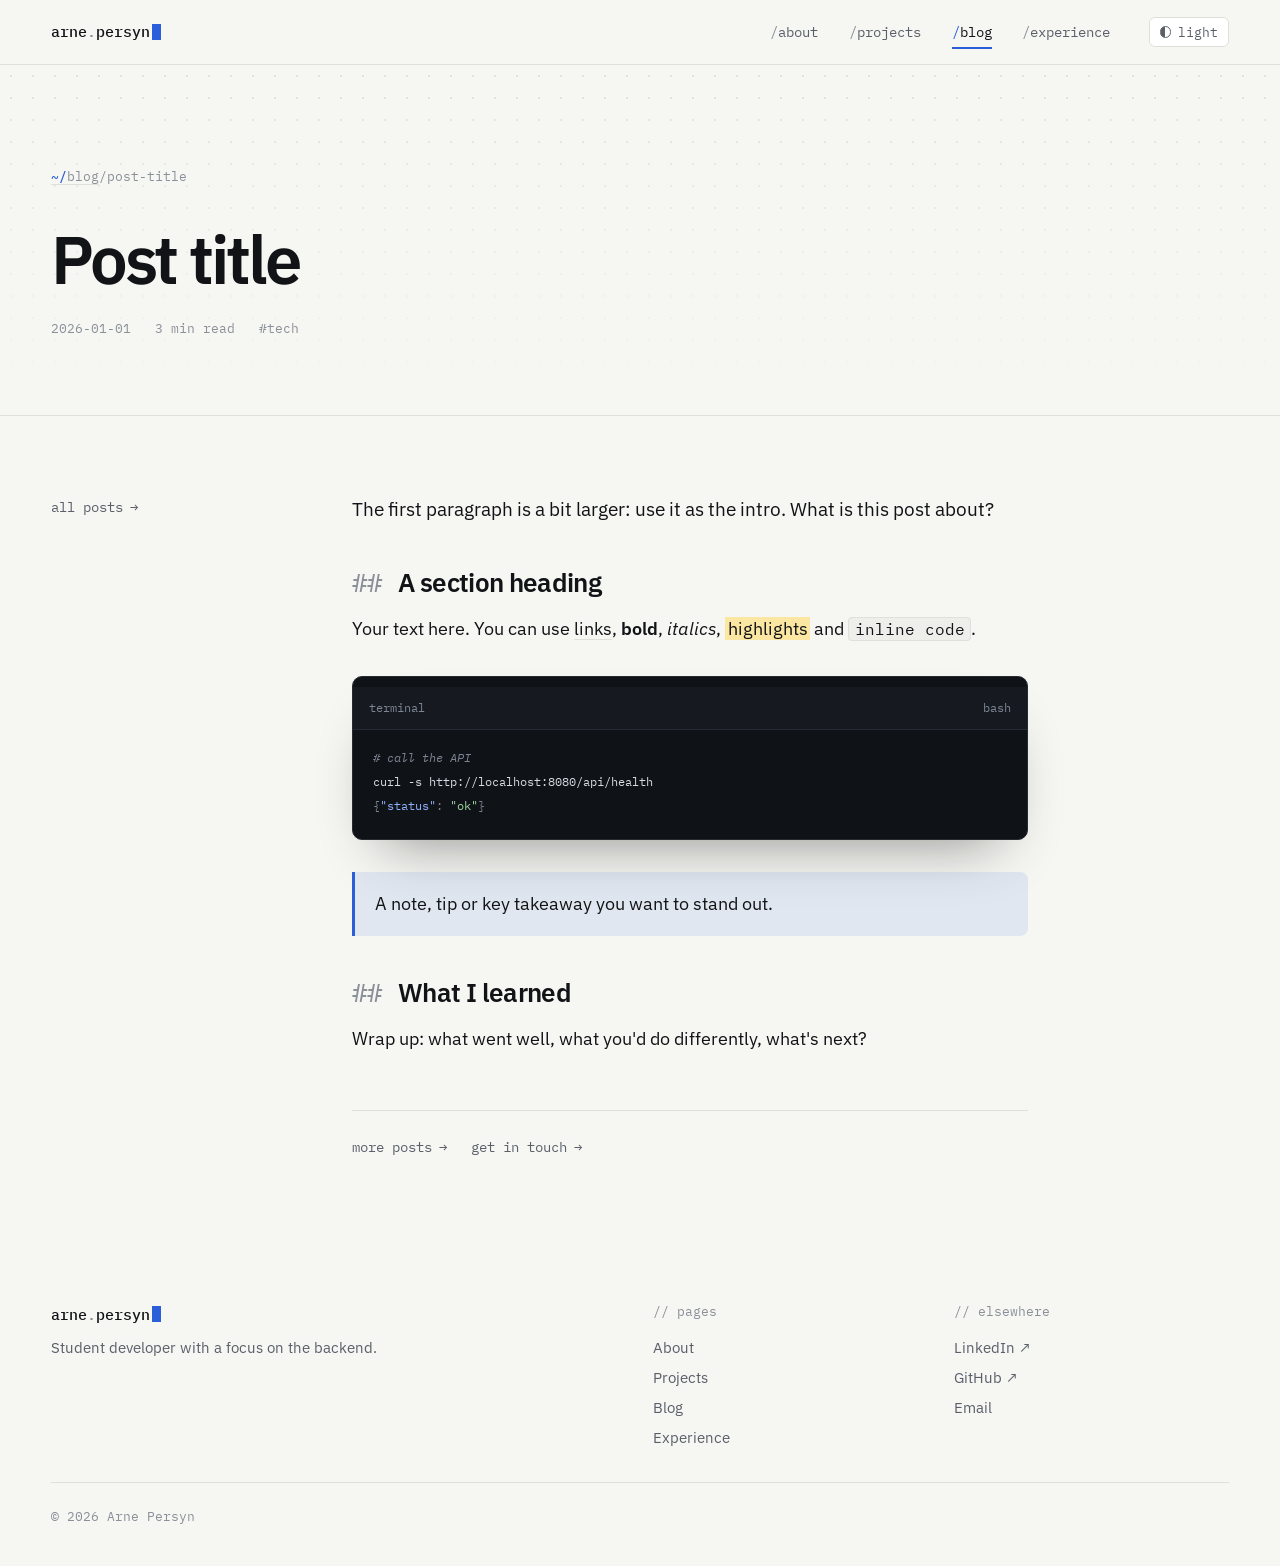
<file: subpages/blog/_template.html>
<!DOCTYPE html>
<html lang="en">
<!--
  BLOG POST TEMPLATE
  1. Copy this file to e.g. my-new-post.html (lowercase, dashes, no spaces)
  2. Change the <title>, description, slug, title, date, tag and content
  3. Add it to the list on ../blog.html and to "Latest from the blog" on ../../index.html
-->
<head>
  <meta charset="UTF-8">
  <meta name="viewport" content="width=device-width, initial-scale=1">
  <meta name="description" content="Short summary of the post.">
  <title>Post title · Arne Persyn</title>
  <link href="../../css/style.css" rel="stylesheet">
  <!-- theme.js has no "defer": it must set light/dark before the page is drawn -->
  <script src="../../js/theme.js"></script>
  <script src="../../js/main.js" defer></script>
</head>

<body data-page="blog">
  <header class="site-header">
    <div class="shell">
      <a class="logo" href="../../index.html">arne<span>.</span>persyn</a>
      <div class="header-right">
        <nav class="nav" aria-label="Main">
          <a href="../about.html" data-page="about">about</a>
          <a href="../projects.html" data-page="projects">projects</a>
          <a href="../blog.html" data-page="blog">blog</a>
          <a href="../cv.html" data-page="cv">experience</a>
        </nav>
        <button class="theme-toggle" type="button" aria-label="Toggle theme">
          <span class="icon" aria-hidden="true"></span><span class="theme-label">theme</span>
        </button>
      </div>
    </div>
  </header>

  <main>
    <header class="page-head post-head">
      <div class="shell grid">
        <p class="label"><a href="../blog.html"><b>~/</b>blog</a>/post-title</p>
        <h1>Post title</h1>
        <div class="post-meta label">
          <time datetime="2026-01-01">2026-01-01</time>
          <span>3 min read</span>
          <span>#tech</span>
        </div>
      </div>
    </header>

    <div class="post-layout shell grid">
      <aside class="post-aside">
        <a class="arrow-link" href="../blog.html">all posts</a>
      </aside>

      <article class="post-body">
        <p>The first paragraph is a bit larger: use it as the intro. What is this post about?</p>

        <h2>A section heading</h2>
        <p>Your text here. You can use <a href="#">links</a>, <strong>bold</strong>, <em>italics</em>, <mark>highlights</mark> and <code>inline code</code>.</p>

        <!-- Code block: change the file name and language in the bar -->
        <figure class="code">
          <figcaption class="code-bar"><span>terminal</span><span>bash</span></figcaption>
<pre><code><span class="t-com"># call the API</span>
curl -s http://localhost:8080/api/health
<span class="t-pun">{</span><span class="t-key">"status"</span><span class="t-pun">:</span> <span class="t-str">"ok"</span><span class="t-pun">}</span></code></pre>
        </figure>

        <blockquote><p>A note, tip or key takeaway you want to stand out.</p></blockquote>

        <!-- Image with a caption: put the image in /images -->
        <!--
        <figure>
          <img src="../../images/my-image.png" alt="Describe the image">
          <figcaption class="label">// what's in the image</figcaption>
        </figure>
        -->

        <h2>What I learned</h2>
        <p>Wrap up: what went well, what you'd do differently, what's next?</p>

        <div class="post-end">
          <a class="arrow-link" href="../blog.html">more posts</a>
          <a class="arrow-link" href="../about.html#contact">get in touch</a>
        </div>
      </article>
    </div>
  </main>


  <footer class="site-footer">
    <div class="shell grid">
      <div class="footer-brand">
        <a class="logo" href="../../index.html">arne<span>.</span>persyn</a>
        <p>Student developer with a focus on the backend.</p>
      </div>
      <div class="footer-col">
        <p class="label">// pages</p>
        <ul>
          <li><a href="../about.html">About</a></li>
          <li><a href="../projects.html">Projects</a></li>
          <li><a href="../blog.html">Blog</a></li>
          <li><a href="../cv.html">Experience</a></li>
        </ul>
      </div>
      <div class="footer-col">
        <p class="label">// elsewhere</p>
        <ul>
          <li><a href="https://www.linkedin.com/in/arne-persyn-6748ba287/" target="_blank" rel="noopener">LinkedIn ↗</a></li>
          <li><a href="https://github.com/arpe18" target="_blank" rel="noopener">GitHub ↗</a></li>
          <li><a href="../about.html#contact">Email</a></li>
        </ul>
      </div>
      <div class="footer-bottom label">
        <span>© <span class="year">2026</span> Arne Persyn</span>
      </div>
    </div>
  </footer>
</body>

</html>
</file>
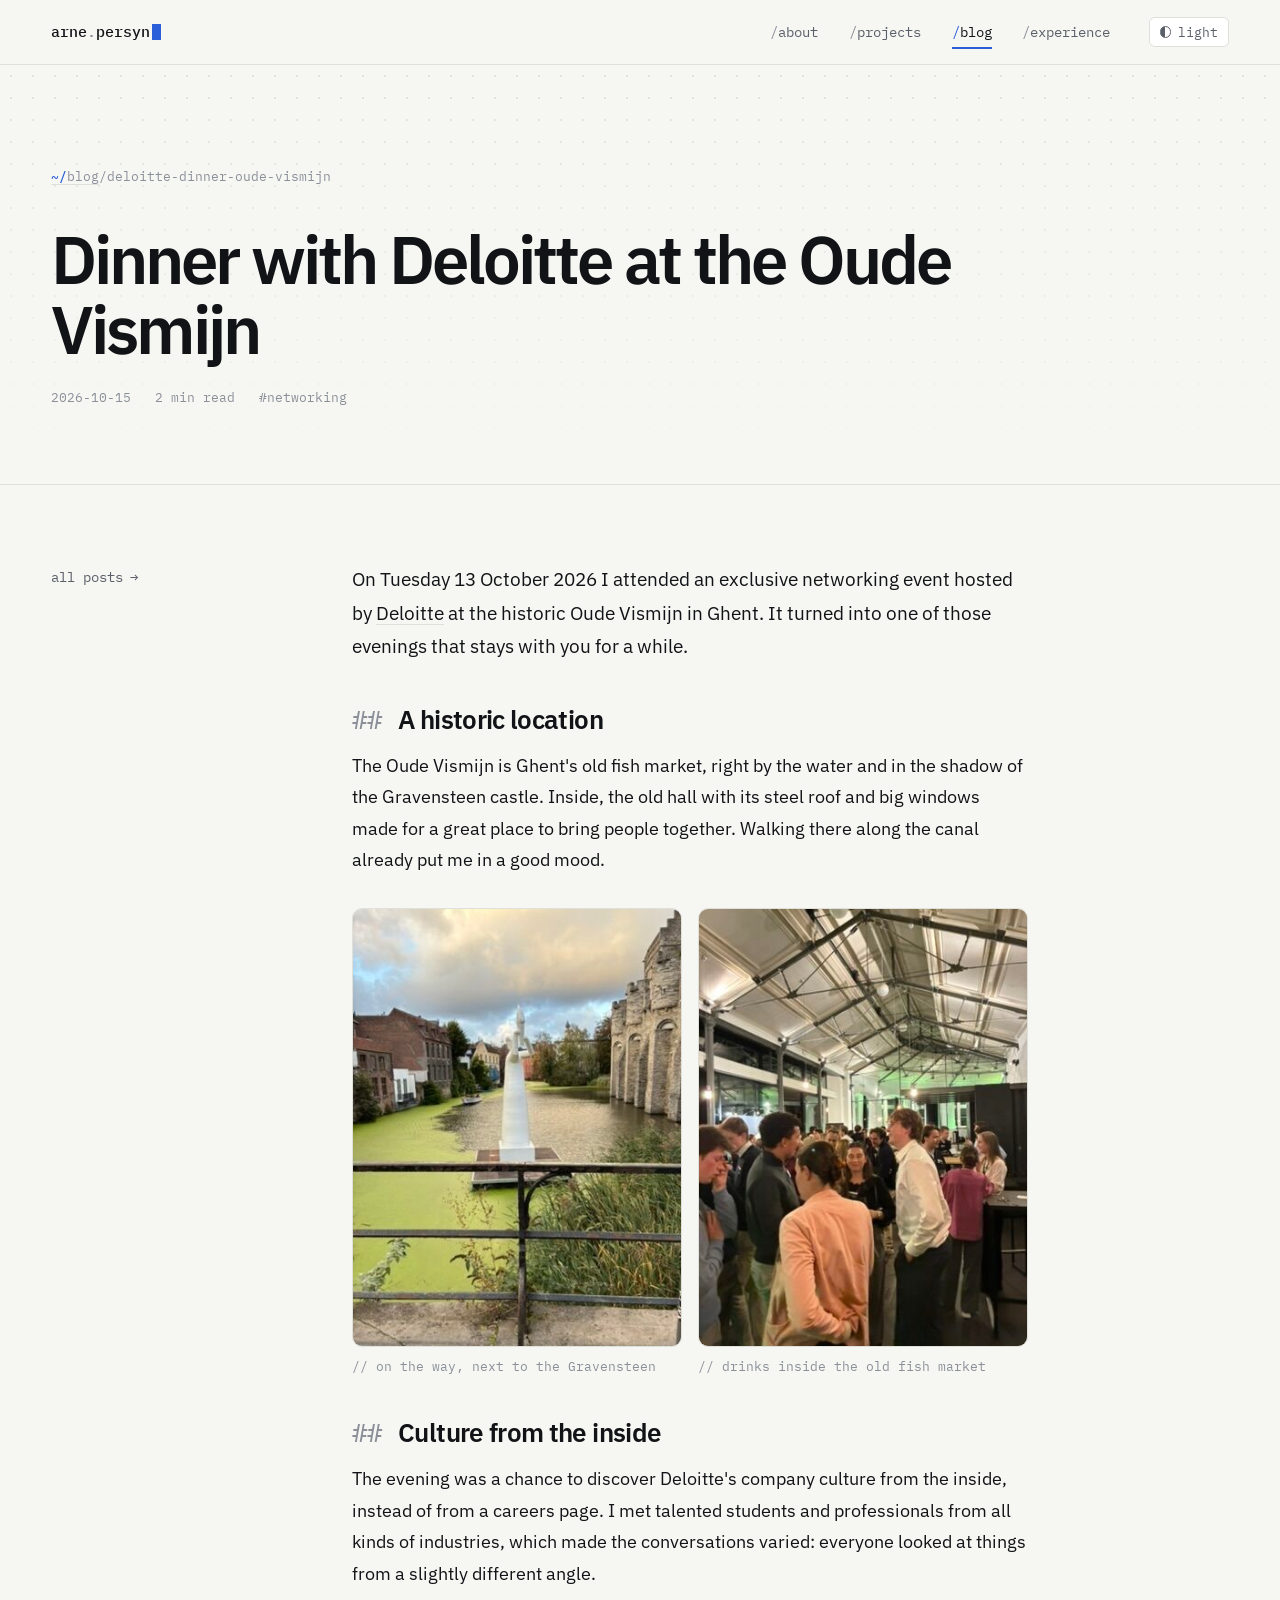
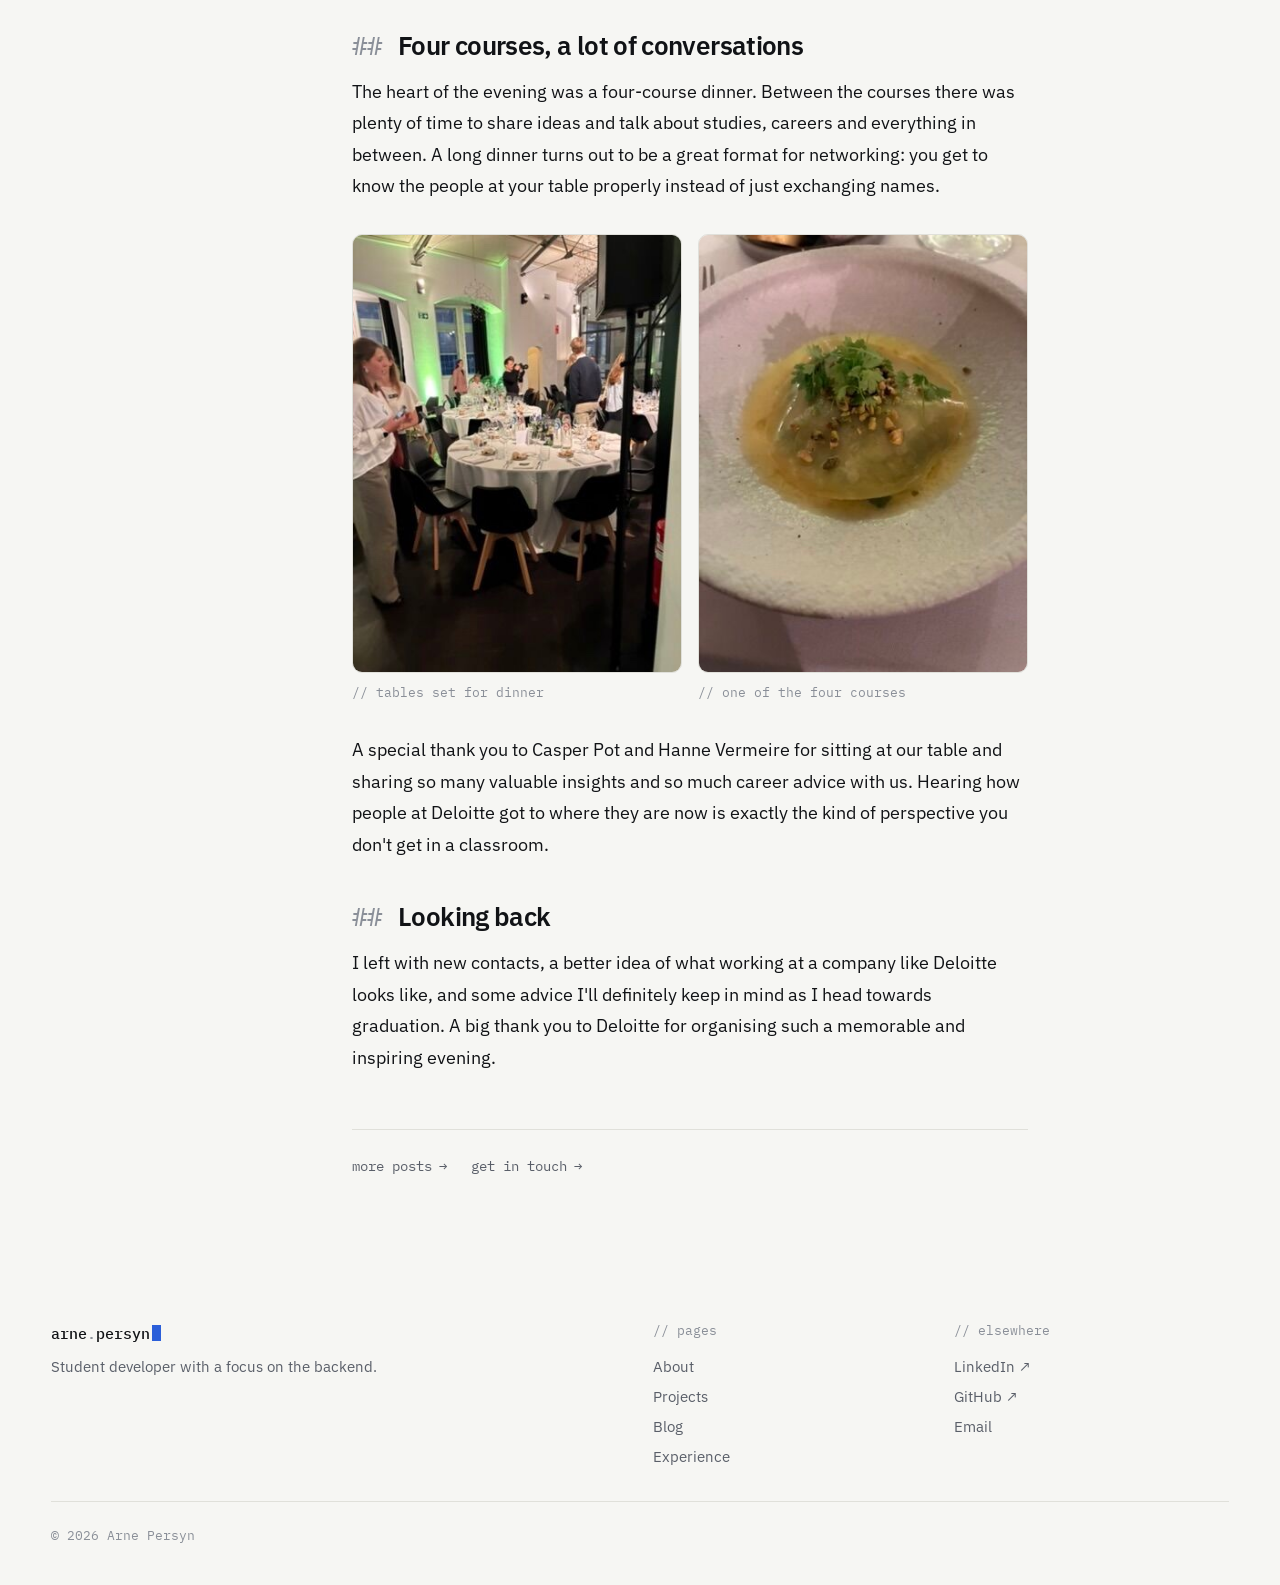
<file: subpages/blog/deloitte-dinner-oude-vismijn.html>
<!DOCTYPE html>
<html lang="en">
<head>
  <meta charset="UTF-8">
  <meta name="viewport" content="width=device-width, initial-scale=1">
  <meta name="description" content="A networking dinner with Deloitte at the historic Oude Vismijn in Ghent.">
  <title>Dinner with Deloitte at the Oude Vismijn · Arne Persyn</title>
  <link href="../../css/style.css" rel="stylesheet">
  <!-- theme.js has no "defer": it must set light/dark before the page is drawn -->
  <script src="../../js/theme.js"></script>
  <script src="../../js/main.js" defer></script>
</head>

<body data-page="blog">
  <header class="site-header">
    <div class="shell">
      <a class="logo" href="../../index.html">arne<span>.</span>persyn</a>
      <div class="header-right">
        <nav class="nav" aria-label="Main">
          <a href="../about.html" data-page="about">about</a>
          <a href="../projects.html" data-page="projects">projects</a>
          <a href="../blog.html" data-page="blog">blog</a>
          <a href="../cv.html" data-page="cv">experience</a>
        </nav>
        <button class="theme-toggle" type="button" aria-label="Toggle theme">
          <span class="icon" aria-hidden="true"></span><span class="theme-label">theme</span>
        </button>
      </div>
    </div>
  </header>

  <main>
    <header class="page-head post-head">
      <div class="shell grid">
        <p class="label"><a href="../blog.html"><b>~/</b>blog</a>/deloitte-dinner-oude-vismijn</p>
        <h1>Dinner with Deloitte at the Oude Vismijn</h1>
        <div class="post-meta label">
          <time datetime="2026-10-15">2026-10-15</time>
          <span>2 min read</span>
          <span>#networking</span>
        </div>
      </div>
    </header>

    <div class="post-layout shell grid">
      <aside class="post-aside">
        <a class="arrow-link" href="../blog.html">all posts</a>
      </aside>

      <article class="post-body">
        <p>On Tuesday 13 October 2026 I attended an exclusive networking event hosted by <a href="https://www.deloitte.com/be/en.html" target="_blank" rel="noopener">Deloitte</a> at the historic Oude Vismijn in Ghent. It turned into one of those evenings that stays with you for a while.</p>

        <h2>A historic location</h2>
        <p>The Oude Vismijn is Ghent's old fish market, right by the water and in the shadow of the Gravensteen castle. Inside, the old hall with its steel roof and big windows made for a great place to bring people together. Walking there along the canal already put me in a good mood.</p>

        <div class="photo-pair">
          <figure>
            <img src="../../images/deloitte-ghent.jpg" alt="A canal in Ghent next to the walls of the Gravensteen castle" loading="lazy">
            <figcaption class="label">// on the way, next to the Gravensteen</figcaption>
          </figure>
          <figure>
            <img src="../../images/deloitte-networking.jpg" alt="Students and professionals talking in the hall of the Oude Vismijn" loading="lazy">
            <figcaption class="label">// drinks inside the old fish market</figcaption>
          </figure>
        </div>

        <h2>Culture from the inside</h2>
        <p>The evening was a chance to discover Deloitte's company culture from the inside, instead of from a careers page. I met talented students and professionals from all kinds of industries, which made the conversations varied: everyone looked at things from a slightly different angle.</p>

        <h2>Four courses, a lot of conversations</h2>
        <p>The heart of the evening was a four-course dinner. Between the courses there was plenty of time to share ideas and talk about studies, careers and everything in between. A long dinner turns out to be a great format for networking: you get to know the people at your table properly instead of just exchanging names.</p>

        <div class="photo-pair">
          <figure>
            <img src="../../images/deloitte-dinner.jpg" alt="Round tables set for dinner in the Oude Vismijn" loading="lazy">
            <figcaption class="label">// tables set for dinner</figcaption>
          </figure>
          <figure>
            <img src="../../images/deloitte-course.jpg" alt="A plate of ravioli with herbs and crushed pistachios" loading="lazy">
            <figcaption class="label">// one of the four courses</figcaption>
          </figure>
        </div>

        <p>A special thank you to Casper Pot and Hanne Vermeire for sitting at our table and sharing so many valuable insights and so much career advice with us. Hearing how people at Deloitte got to where they are now is exactly the kind of perspective you don't get in a classroom.</p>

        <h2>Looking back</h2>
        <p>I left with new contacts, a better idea of what working at a company like Deloitte looks like, and some advice I'll definitely keep in mind as I head towards graduation. A big thank you to Deloitte for organising such a memorable and inspiring evening.</p>

        <div class="post-end">
          <a class="arrow-link" href="../blog.html">more posts</a>
          <a class="arrow-link" href="../about.html#contact">get in touch</a>
        </div>
      </article>
    </div>
  </main>


  <footer class="site-footer">
    <div class="shell grid">
      <div class="footer-brand">
        <a class="logo" href="../../index.html">arne<span>.</span>persyn</a>
        <p>Student developer with a focus on the backend.</p>
      </div>
      <div class="footer-col">
        <p class="label">// pages</p>
        <ul>
          <li><a href="../about.html">About</a></li>
          <li><a href="../projects.html">Projects</a></li>
          <li><a href="../blog.html">Blog</a></li>
          <li><a href="../cv.html">Experience</a></li>
        </ul>
      </div>
      <div class="footer-col">
        <p class="label">// elsewhere</p>
        <ul>
          <li><a href="https://www.linkedin.com/in/arne-persyn-6748ba287/" target="_blank" rel="noopener">LinkedIn ↗</a></li>
          <li><a href="https://github.com/arpe18" target="_blank" rel="noopener">GitHub ↗</a></li>
          <li><a href="../about.html#contact">Email</a></li>
        </ul>
      </div>
      <div class="footer-bottom label">
        <span>© <span class="year">2026</span> Arne Persyn</span>
      </div>
    </div>
  </footer>
</body>

</html>
</file>
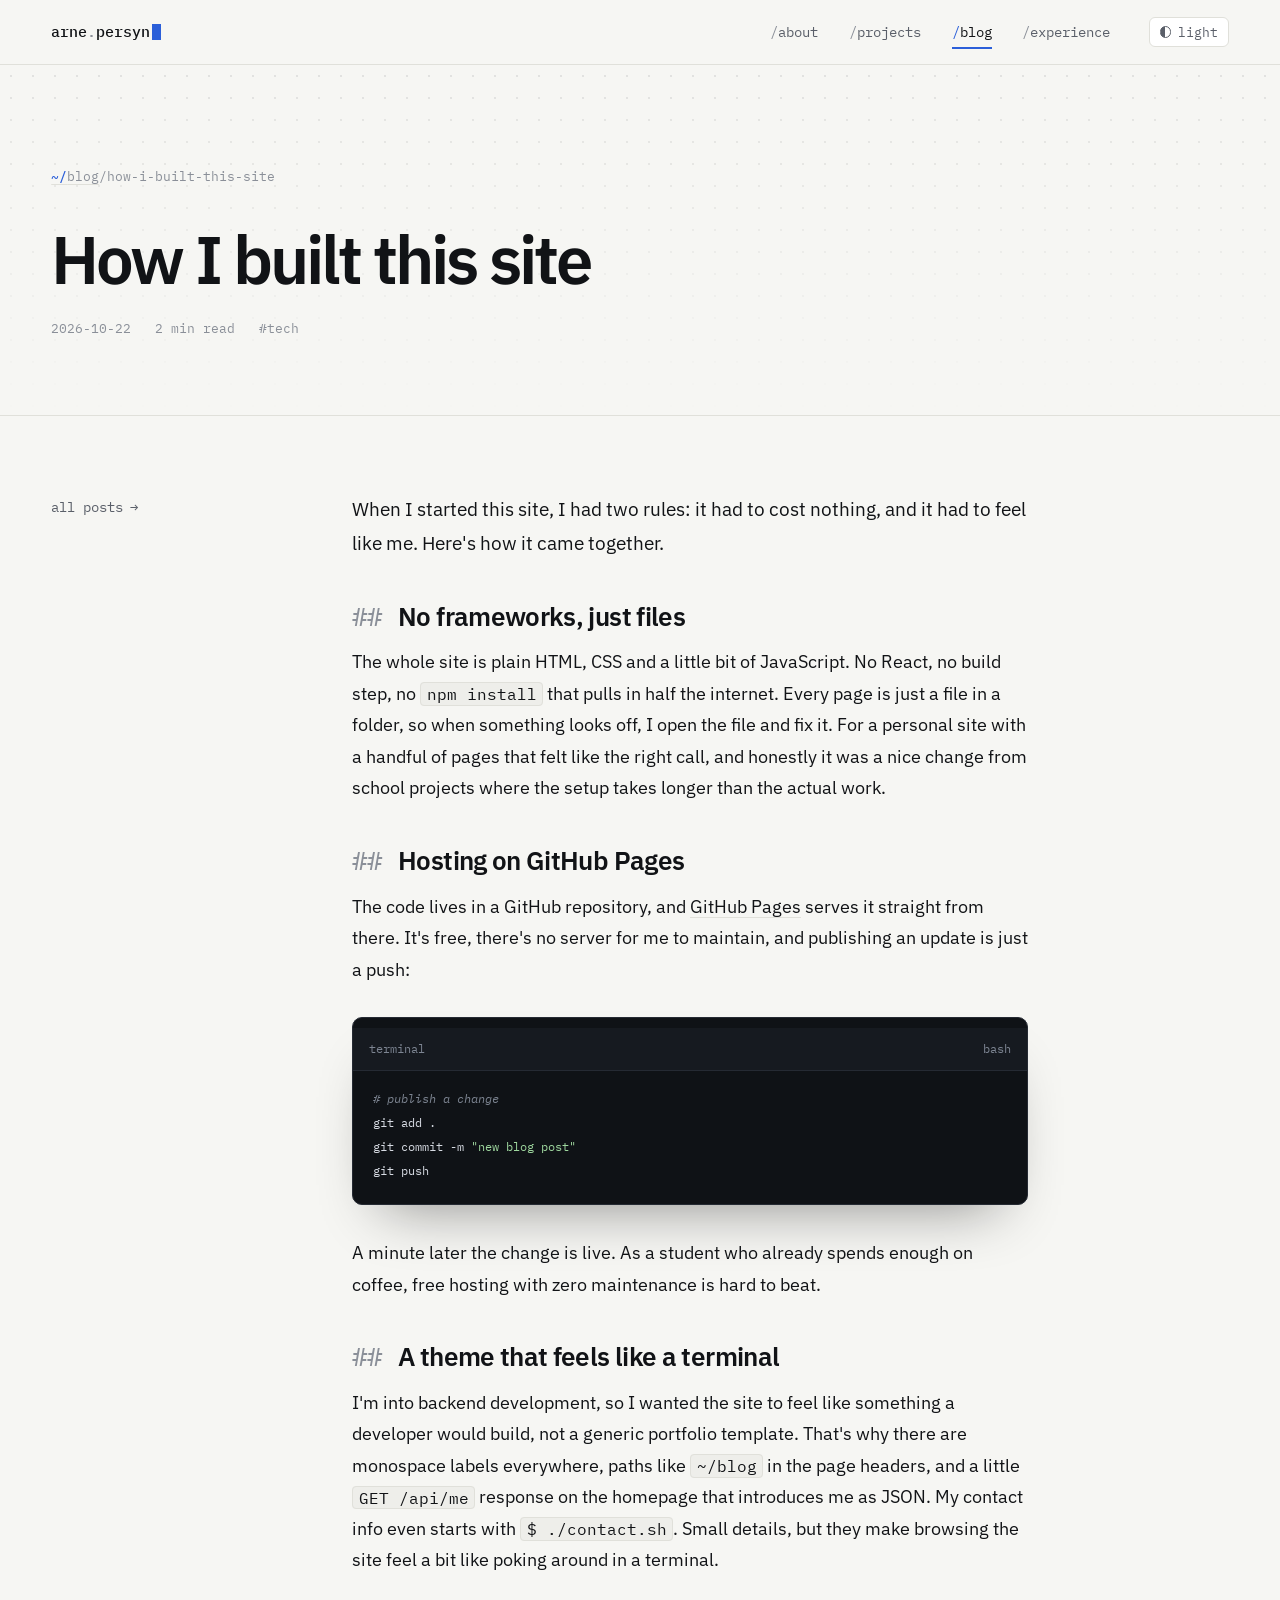
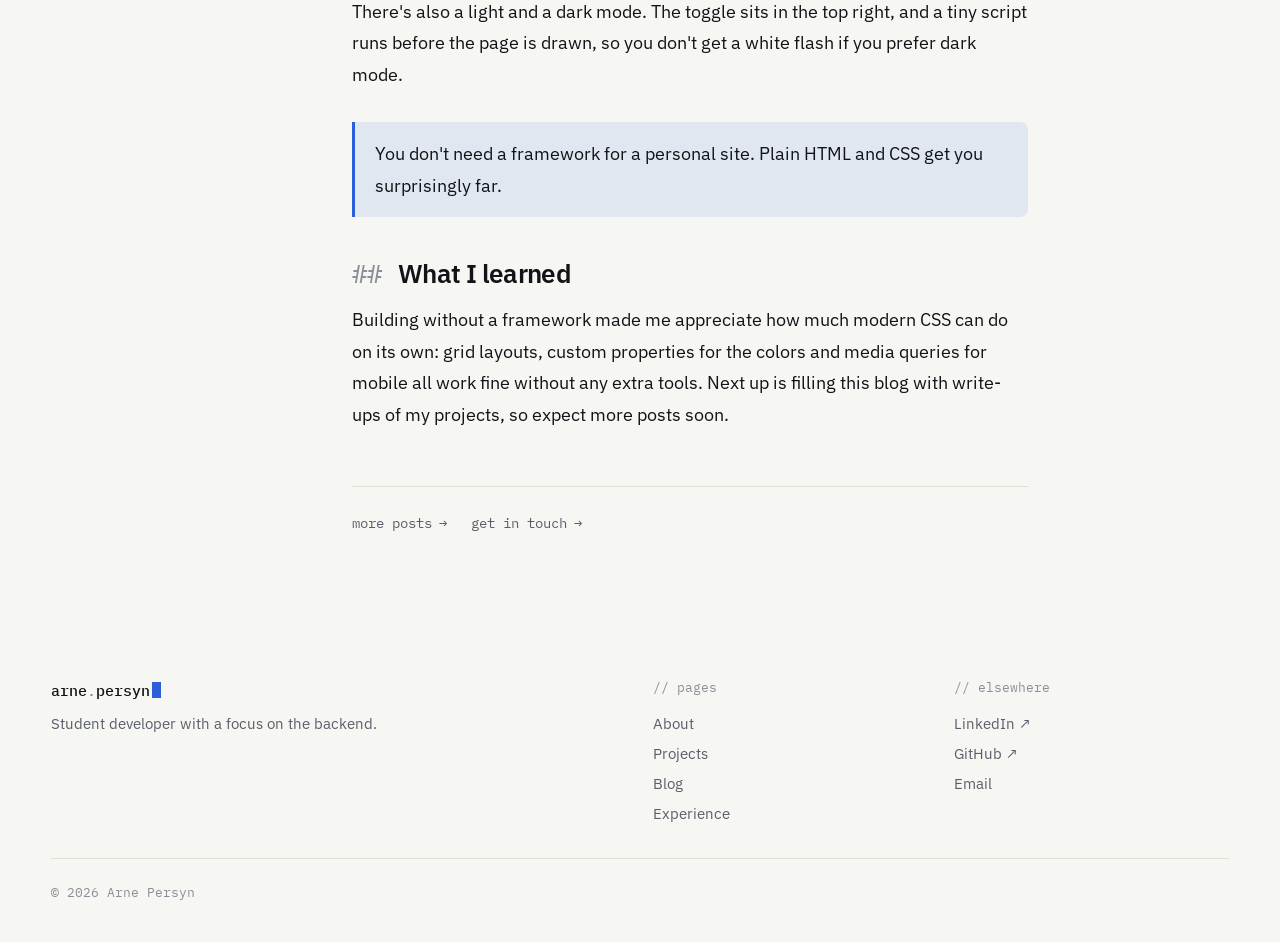
<file: subpages/blog/how-i-built-this-site.html>
<!DOCTYPE html>
<html lang="en">
<head>
  <meta charset="UTF-8">
  <meta name="viewport" content="width=device-width, initial-scale=1">
  <meta name="description" content="How I built this site: plain HTML, CSS and JS, hosted for free on GitHub Pages.">
  <title>How I built this site · Arne Persyn</title>
  <link href="../../css/style.css" rel="stylesheet">
  <!-- theme.js has no "defer": it must set light/dark before the page is drawn -->
  <script src="../../js/theme.js"></script>
  <script src="../../js/main.js" defer></script>
</head>

<body data-page="blog">
  <header class="site-header">
    <div class="shell">
      <a class="logo" href="../../index.html">arne<span>.</span>persyn</a>
      <div class="header-right">
        <nav class="nav" aria-label="Main">
          <a href="../about.html" data-page="about">about</a>
          <a href="../projects.html" data-page="projects">projects</a>
          <a href="../blog.html" data-page="blog">blog</a>
          <a href="../cv.html" data-page="cv">experience</a>
        </nav>
        <button class="theme-toggle" type="button" aria-label="Toggle theme">
          <span class="icon" aria-hidden="true"></span><span class="theme-label">theme</span>
        </button>
      </div>
    </div>
  </header>

  <main>
    <header class="page-head post-head">
      <div class="shell grid">
        <p class="label"><a href="../blog.html"><b>~/</b>blog</a>/how-i-built-this-site</p>
        <h1>How I built this site</h1>
        <div class="post-meta label">
          <time datetime="2026-10-22">2026-10-22</time>
          <span>2 min read</span>
          <span>#tech</span>
        </div>
      </div>
    </header>

    <div class="post-layout shell grid">
      <aside class="post-aside">
        <a class="arrow-link" href="../blog.html">all posts</a>
      </aside>

      <article class="post-body">
        <p>When I started this site, I had two rules: it had to cost nothing, and it had to feel like me. Here's how it came together.</p>

        <h2>No frameworks, just files</h2>
        <p>The whole site is plain HTML, CSS and a little bit of JavaScript. No React, no build step, no <code>npm install</code> that pulls in half the internet. Every page is just a file in a folder, so when something looks off, I open the file and fix it. For a personal site with a handful of pages that felt like the right call, and honestly it was a nice change from school projects where the setup takes longer than the actual work.</p>

        <h2>Hosting on GitHub Pages</h2>
        <p>The code lives in a GitHub repository, and <a href="https://pages.github.com/" target="_blank" rel="noopener">GitHub Pages</a> serves it straight from there. It's free, there's no server for me to maintain, and publishing an update is just a push:</p>

        <figure class="code">
          <figcaption class="code-bar"><span>terminal</span><span>bash</span></figcaption>
<pre><code><span class="t-com"># publish a change</span>
git add .
git commit -m <span class="t-str">"new blog post"</span>
git push</code></pre>
        </figure>

        <p>A minute later the change is live. As a student who already spends enough on coffee, free hosting with zero maintenance is hard to beat.</p>

        <h2>A theme that feels like a terminal</h2>
        <p>I'm into backend development, so I wanted the site to feel like something a developer would build, not a generic portfolio template. That's why there are monospace labels everywhere, paths like <code>~/blog</code> in the page headers, and a little <code>GET /api/me</code> response on the homepage that introduces me as JSON. My contact info even starts with <code>$ ./contact.sh</code>. Small details, but they make browsing the site feel a bit like poking around in a terminal.</p>
        <p>There's also a light and a dark mode. The toggle sits in the top right, and a tiny script runs before the page is drawn, so you don't get a white flash if you prefer dark mode.</p>

        <blockquote><p>You don't need a framework for a personal site. Plain HTML and CSS get you surprisingly far.</p></blockquote>

        <h2>What I learned</h2>
        <p>Building without a framework made me appreciate how much modern CSS can do on its own: grid layouts, custom properties for the colors and media queries for mobile all work fine without any extra tools. Next up is filling this blog with write-ups of my projects, so expect more posts soon.</p>

        <div class="post-end">
          <a class="arrow-link" href="../blog.html">more posts</a>
          <a class="arrow-link" href="../about.html#contact">get in touch</a>
        </div>
      </article>
    </div>
  </main>


  <footer class="site-footer">
    <div class="shell grid">
      <div class="footer-brand">
        <a class="logo" href="../../index.html">arne<span>.</span>persyn</a>
        <p>Student developer with a focus on the backend.</p>
      </div>
      <div class="footer-col">
        <p class="label">// pages</p>
        <ul>
          <li><a href="../about.html">About</a></li>
          <li><a href="../projects.html">Projects</a></li>
          <li><a href="../blog.html">Blog</a></li>
          <li><a href="../cv.html">Experience</a></li>
        </ul>
      </div>
      <div class="footer-col">
        <p class="label">// elsewhere</p>
        <ul>
          <li><a href="https://www.linkedin.com/in/arne-persyn-6748ba287/" target="_blank" rel="noopener">LinkedIn ↗</a></li>
          <li><a href="https://github.com/arpe18" target="_blank" rel="noopener">GitHub ↗</a></li>
          <li><a href="../about.html#contact">Email</a></li>
        </ul>
      </div>
      <div class="footer-bottom label">
        <span>© <span class="year">2026</span> Arne Persyn</span>
      </div>
    </div>
  </footer>
</body>

</html>
</file>
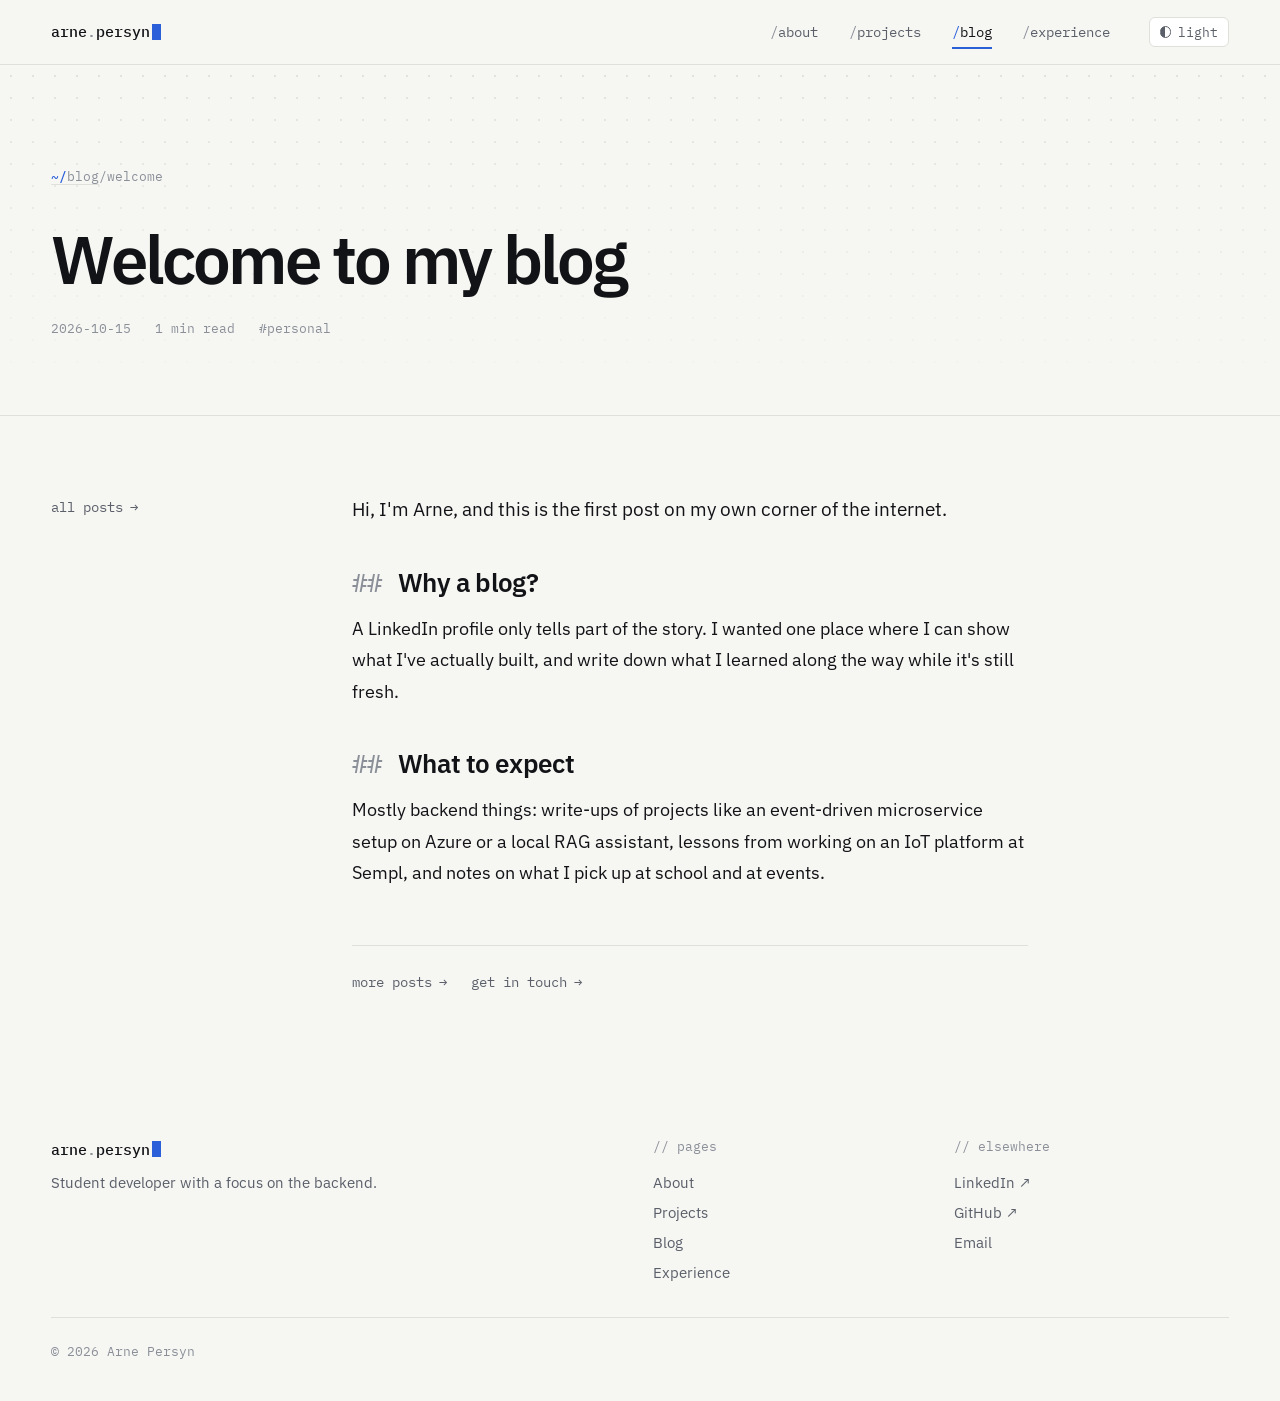
<file: subpages/blog/welcome.html>
<!DOCTYPE html>
<html lang="en">
<head>
  <meta charset="UTF-8">
  <meta name="viewport" content="width=device-width, initial-scale=1">
  <meta name="description" content="Why I started this site and what I'll be writing about.">
  <title>Welcome to my blog · Arne Persyn</title>
  <link href="../../css/style.css" rel="stylesheet">
  <!-- theme.js has no "defer": it must set light/dark before the page is drawn -->
  <script src="../../js/theme.js"></script>
  <script src="../../js/main.js" defer></script>
</head>

<body data-page="blog">
  <header class="site-header">
    <div class="shell">
      <a class="logo" href="../../index.html">arne<span>.</span>persyn</a>
      <div class="header-right">
        <nav class="nav" aria-label="Main">
          <a href="../about.html" data-page="about">about</a>
          <a href="../projects.html" data-page="projects">projects</a>
          <a href="../blog.html" data-page="blog">blog</a>
          <a href="../cv.html" data-page="cv">experience</a>
        </nav>
        <button class="theme-toggle" type="button" aria-label="Toggle theme">
          <span class="icon" aria-hidden="true"></span><span class="theme-label">theme</span>
        </button>
      </div>
    </div>
  </header>

  <main>
    <header class="page-head post-head">
      <div class="shell grid">
        <p class="label"><a href="../blog.html"><b>~/</b>blog</a>/welcome</p>
        <h1>Welcome to my blog</h1>
        <div class="post-meta label">
          <time datetime="2026-10-15">2026-10-15</time>
          <span>1 min read</span>
          <span>#personal</span>
        </div>
      </div>
    </header>

    <div class="post-layout shell grid">
      <aside class="post-aside">
        <a class="arrow-link" href="../blog.html">all posts</a>
      </aside>

      <article class="post-body">
        <p>Hi, I'm Arne, and this is the first post on my own corner of the internet.</p>

        <h2>Why a blog?</h2>
        <p>A LinkedIn profile only tells part of the story. I wanted one place where I can show what I've actually built, and write down what I learned along the way while it's still fresh.</p>

        <h2>What to expect</h2>
        <p>Mostly backend things: write-ups of projects like an event-driven microservice setup on Azure or a local RAG assistant, lessons from working on an IoT platform at Sempl, and notes on what I pick up at school and at events.</p>

        <div class="post-end">
          <a class="arrow-link" href="../blog.html">more posts</a>
          <a class="arrow-link" href="../about.html#contact">get in touch</a>
        </div>
      </article>
    </div>
  </main>


  <footer class="site-footer">
    <div class="shell grid">
      <div class="footer-brand">
        <a class="logo" href="../../index.html">arne<span>.</span>persyn</a>
        <p>Student developer with a focus on the backend.</p>
      </div>
      <div class="footer-col">
        <p class="label">// pages</p>
        <ul>
          <li><a href="../about.html">About</a></li>
          <li><a href="../projects.html">Projects</a></li>
          <li><a href="../blog.html">Blog</a></li>
          <li><a href="../cv.html">Experience</a></li>
        </ul>
      </div>
      <div class="footer-col">
        <p class="label">// elsewhere</p>
        <ul>
          <li><a href="https://www.linkedin.com/in/arne-persyn-6748ba287/" target="_blank" rel="noopener">LinkedIn ↗</a></li>
          <li><a href="https://github.com/arpe18" target="_blank" rel="noopener">GitHub ↗</a></li>
          <li><a href="../about.html#contact">Email</a></li>
        </ul>
      </div>
      <div class="footer-bottom label">
        <span>© <span class="year">2026</span> Arne Persyn</span>
      </div>
    </div>
  </footer>
</body>

</html>
</file>
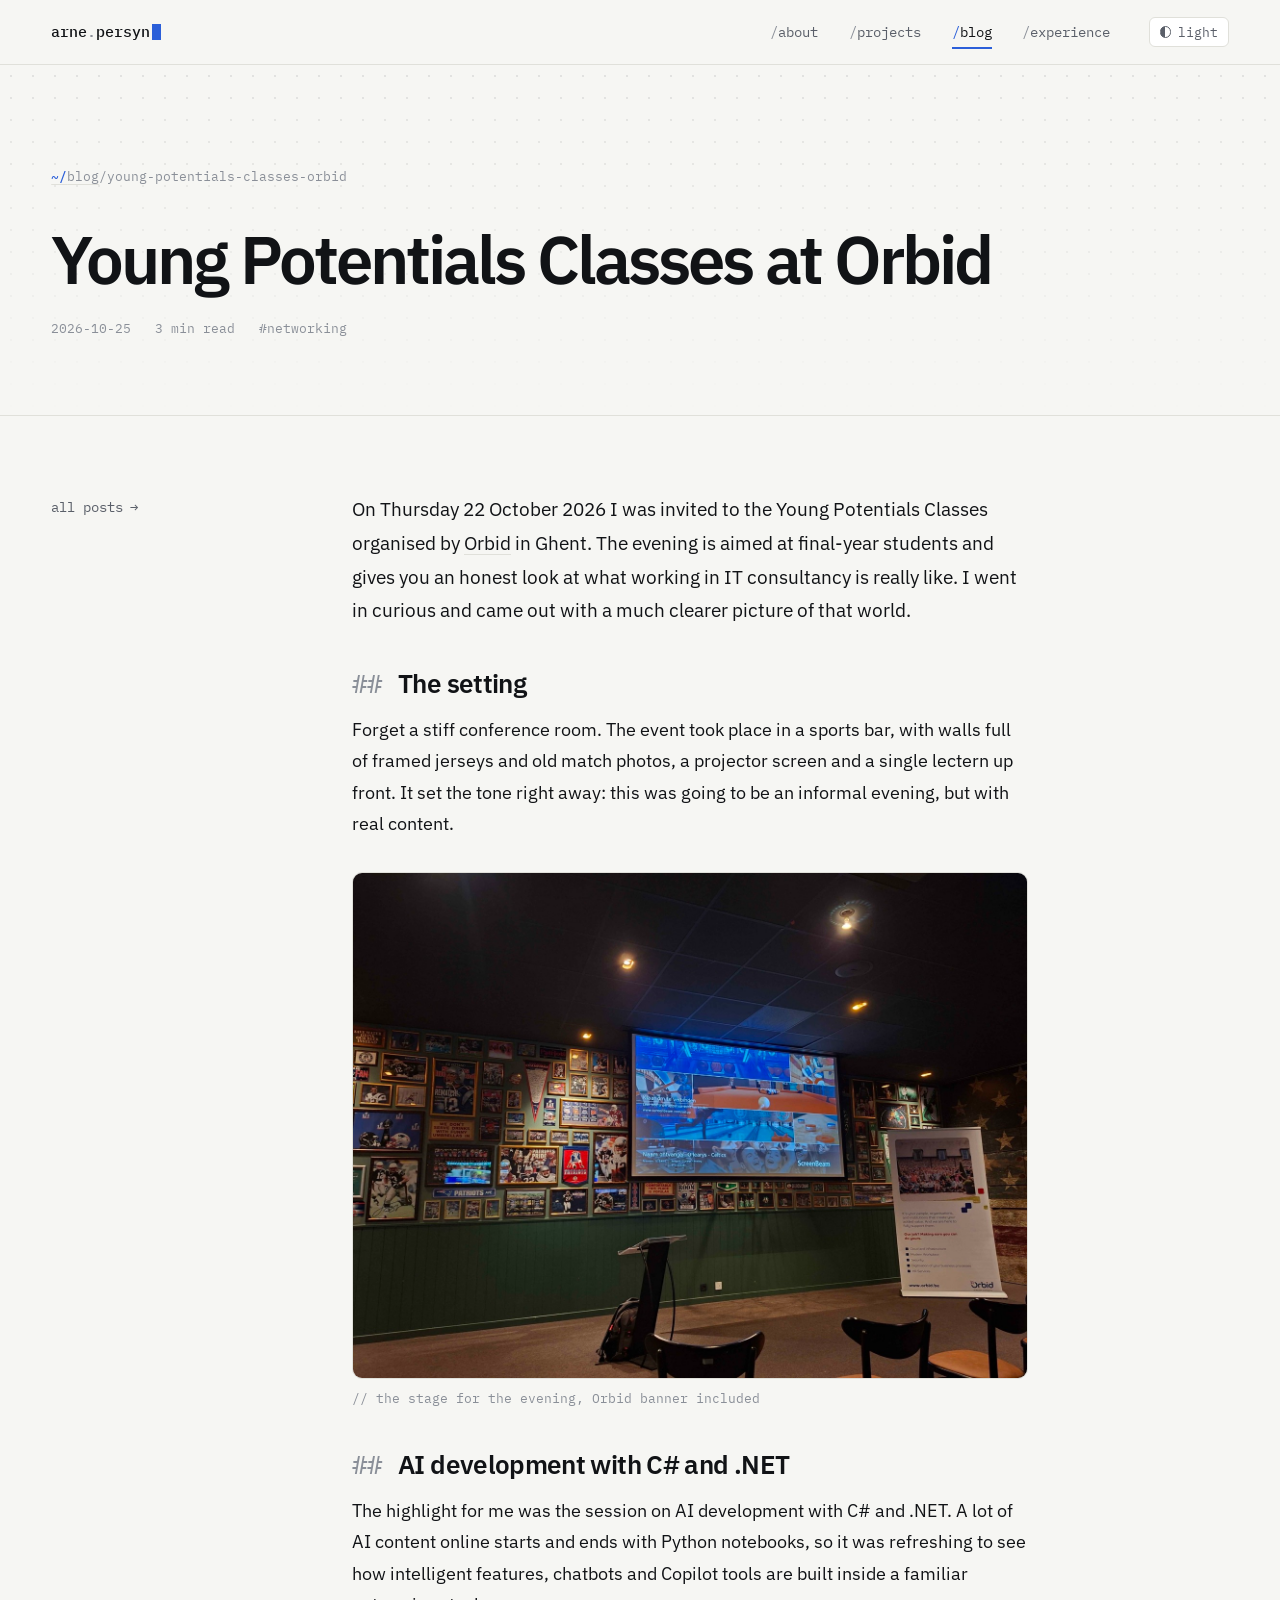
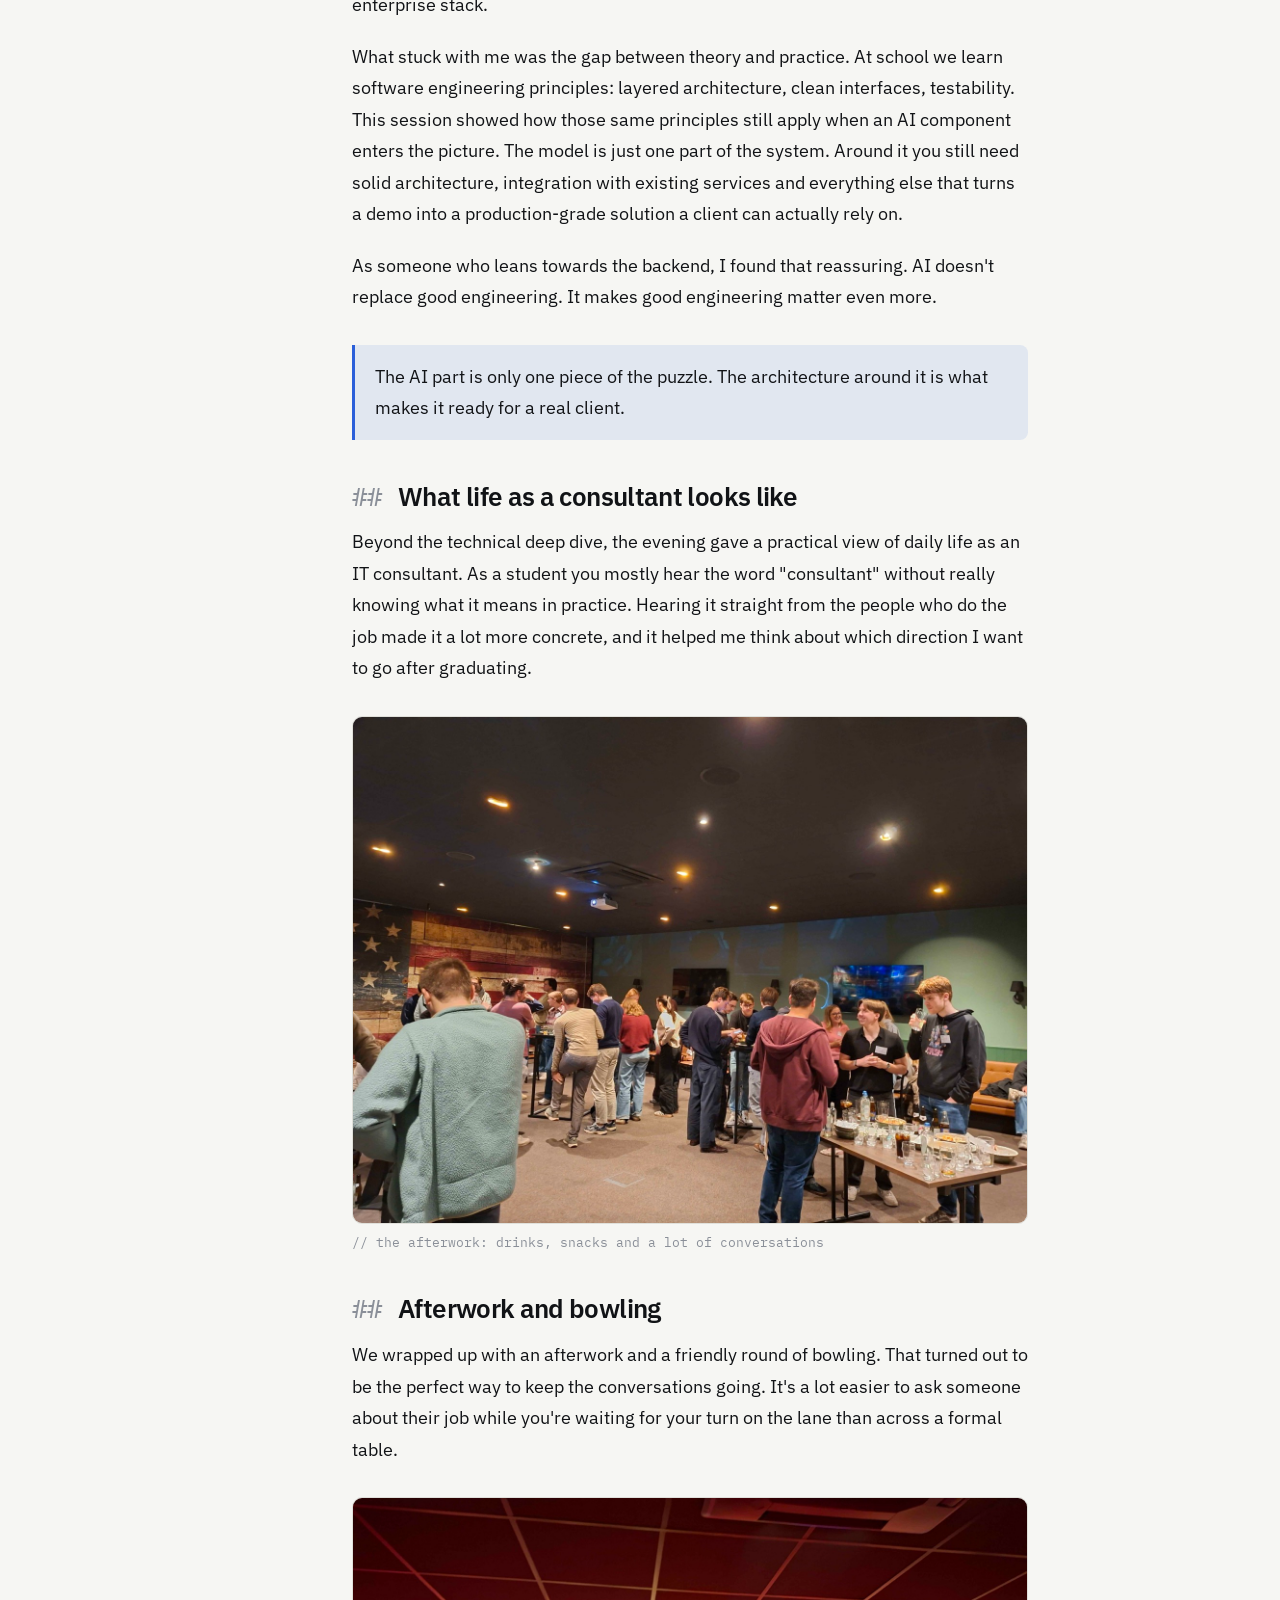
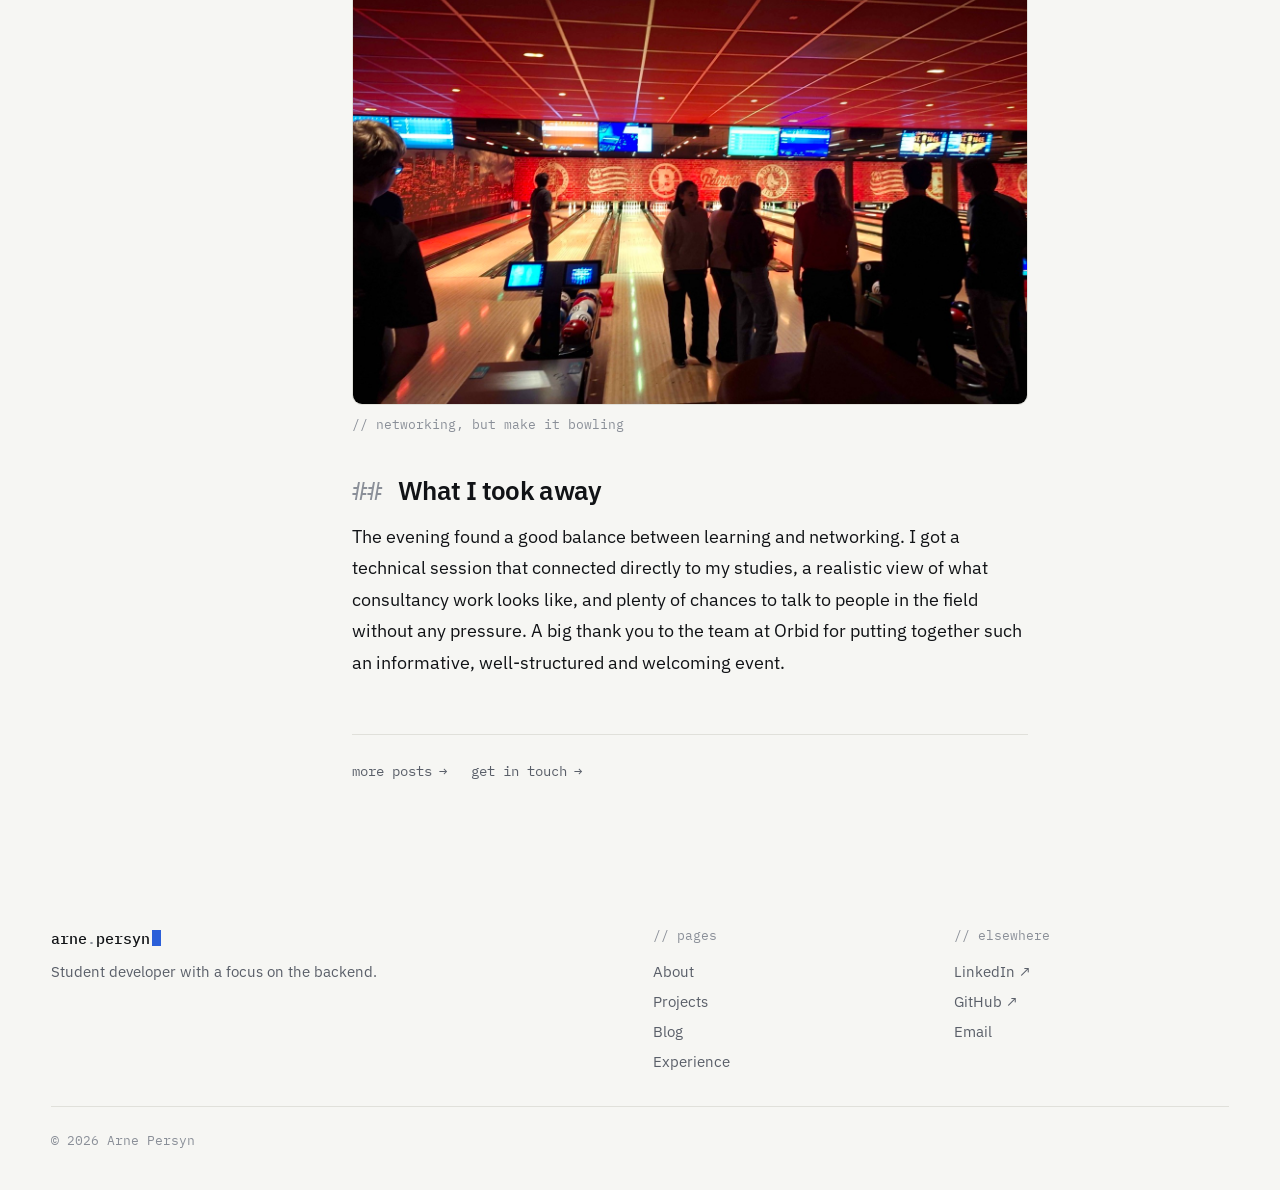
<file: subpages/blog/young-potentials-classes-orbid.html>
<!DOCTYPE html>
<html lang="en">
<head>
  <meta charset="UTF-8">
  <meta name="viewport" content="width=device-width, initial-scale=1">
  <meta name="description" content="An evening in Ghent with Orbid: AI development in C# and .NET, life as an IT consultant, and bowling.">
  <title>Young Potentials Classes at Orbid · Arne Persyn</title>
  <link href="../../css/style.css" rel="stylesheet">
  <!-- theme.js has no "defer": it must set light/dark before the page is drawn -->
  <script src="../../js/theme.js"></script>
  <script src="../../js/main.js" defer></script>
</head>

<body data-page="blog">
  <header class="site-header">
    <div class="shell">
      <a class="logo" href="../../index.html">arne<span>.</span>persyn</a>
      <div class="header-right">
        <nav class="nav" aria-label="Main">
          <a href="../about.html" data-page="about">about</a>
          <a href="../projects.html" data-page="projects">projects</a>
          <a href="../blog.html" data-page="blog">blog</a>
          <a href="../cv.html" data-page="cv">experience</a>
        </nav>
        <button class="theme-toggle" type="button" aria-label="Toggle theme">
          <span class="icon" aria-hidden="true"></span><span class="theme-label">theme</span>
        </button>
      </div>
    </div>
  </header>

  <main>
    <header class="page-head post-head">
      <div class="shell grid">
        <p class="label"><a href="../blog.html"><b>~/</b>blog</a>/young-potentials-classes-orbid</p>
        <h1>Young Potentials Classes at Orbid</h1>
        <div class="post-meta label">
          <time datetime="2026-10-25">2026-10-25</time>
          <span>3 min read</span>
          <span>#networking</span>
        </div>
      </div>
    </header>

    <div class="post-layout shell grid">
      <aside class="post-aside">
        <a class="arrow-link" href="../blog.html">all posts</a>
      </aside>

      <article class="post-body">
        <p>On Thursday 22 October 2026 I was invited to the Young Potentials Classes organised by <a href="https://www.orbid.be/" target="_blank" rel="noopener">Orbid</a> in Ghent. The evening is aimed at final-year students and gives you an honest look at what working in IT consultancy is really like. I went in curious and came out with a much clearer picture of that world.</p>

        <h2>The setting</h2>
        <p>Forget a stiff conference room. The event took place in a sports bar, with walls full of framed jerseys and old match photos, a projector screen and a single lectern up front. It set the tone right away: this was going to be an informal evening, but with real content.</p>

        <figure>
          <img src="../../images/orbid-talk.jpg" alt="A projector screen and lectern in a sports bar, next to an Orbid banner" loading="lazy">
          <figcaption class="label">// the stage for the evening, Orbid banner included</figcaption>
        </figure>

        <h2>AI development with C# and .NET</h2>
        <p>The highlight for me was the session on AI development with C# and .NET. A lot of AI content online starts and ends with Python notebooks, so it was refreshing to see how intelligent features, chatbots and Copilot tools are built inside a familiar enterprise stack.</p>
        <p>What stuck with me was the gap between theory and practice. At school we learn software engineering principles: layered architecture, clean interfaces, testability. This session showed how those same principles still apply when an AI component enters the picture. The model is just one part of the system. Around it you still need solid architecture, integration with existing services and everything else that turns a demo into a production-grade solution a client can actually rely on.</p>
        <p>As someone who leans towards the backend, I found that reassuring. AI doesn't replace good engineering. It makes good engineering matter even more.</p>

        <blockquote><p>The AI part is only one piece of the puzzle. The architecture around it is what makes it ready for a real client.</p></blockquote>

        <h2>What life as a consultant looks like</h2>
        <p>Beyond the technical deep dive, the evening gave a practical view of daily life as an IT consultant. As a student you mostly hear the word "consultant" without really knowing what it means in practice. Hearing it straight from the people who do the job made it a lot more concrete, and it helped me think about which direction I want to go after graduating.</p>

        <figure>
          <img src="../../images/orbid-networking.jpg" alt="Students and Orbid employees talking around high tables during the afterwork" loading="lazy">
          <figcaption class="label">// the afterwork: drinks, snacks and a lot of conversations</figcaption>
        </figure>

        <h2>Afterwork and bowling</h2>
        <p>We wrapped up with an afterwork and a friendly round of bowling. That turned out to be the perfect way to keep the conversations going. It's a lot easier to ask someone about their job while you're waiting for your turn on the lane than across a formal table.</p>

        <figure>
          <img src="../../images/orbid-bowling.jpg" alt="Students bowling on lanes lit in red light" loading="lazy">
          <figcaption class="label">// networking, but make it bowling</figcaption>
        </figure>

        <h2>What I took away</h2>
        <p>The evening found a good balance between learning and networking. I got a technical session that connected directly to my studies, a realistic view of what consultancy work looks like, and plenty of chances to talk to people in the field without any pressure. A big thank you to the team at Orbid for putting together such an informative, well-structured and welcoming event.</p>

        <div class="post-end">
          <a class="arrow-link" href="../blog.html">more posts</a>
          <a class="arrow-link" href="../about.html#contact">get in touch</a>
        </div>
      </article>
    </div>
  </main>


  <footer class="site-footer">
    <div class="shell grid">
      <div class="footer-brand">
        <a class="logo" href="../../index.html">arne<span>.</span>persyn</a>
        <p>Student developer with a focus on the backend.</p>
      </div>
      <div class="footer-col">
        <p class="label">// pages</p>
        <ul>
          <li><a href="../about.html">About</a></li>
          <li><a href="../projects.html">Projects</a></li>
          <li><a href="../blog.html">Blog</a></li>
          <li><a href="../cv.html">Experience</a></li>
        </ul>
      </div>
      <div class="footer-col">
        <p class="label">// elsewhere</p>
        <ul>
          <li><a href="https://www.linkedin.com/in/arne-persyn-6748ba287/" target="_blank" rel="noopener">LinkedIn ↗</a></li>
          <li><a href="https://github.com/arpe18" target="_blank" rel="noopener">GitHub ↗</a></li>
          <li><a href="../about.html#contact">Email</a></li>
        </ul>
      </div>
      <div class="footer-bottom label">
        <span>© <span class="year">2026</span> Arne Persyn</span>
      </div>
    </div>
  </footer>
</body>

</html>
</file>
<file: css/style.css>
/* ==========================================================================
   Arne Persyn — developer theme
   Full-width 12-column grid, IBM Plex Sans + Mono, one blue accent.
   Light and dark colors are defined once below; js/theme.js picks one.
   ========================================================================== */

@import url("https://fonts.googleapis.com/css2?family=IBM+Plex+Mono:wght@400;500&family=IBM+Plex+Sans:wght@400;500;600&display=swap");

:root,
:root[data-theme="light"] {
  --bg: #f6f6f3;
  --bg-elev: #ffffff;
  --bg-sunk: #eeeeea;
  --fg: #111316;
  --fg-soft: #5a5f69;
  --fg-faint: #8a8f98;
  --line: #e0e0da;
  --accent: #2b5fd9;
  --accent-soft: rgba(43, 95, 217, 0.1);
  --ok: #1d9a52;
  --highlight: #fbe7a1;
  --grid-dot: rgba(17, 19, 22, 0.09);
  color-scheme: light;
}

:root[data-theme="dark"] {
  --bg: #0c0e11;
  --bg-elev: #13161b;
  --bg-sunk: #101317;
  --fg: #e8eaef;
  --fg-soft: #9ba2ae;
  --fg-faint: #636a76;
  --line: #22262e;
  --accent: #7ea6ff;
  --accent-soft: rgba(126, 166, 255, 0.12);
  --ok: #3ccf7a;
  --highlight: #4d4422;
  --grid-dot: rgba(232, 234, 239, 0.07);
  color-scheme: dark;
}

/* Fallback when JavaScript is off: follow the system setting */
@media (prefers-color-scheme: dark) {
  :root:not([data-theme]) {
    --bg: #0c0e11;
    --bg-elev: #13161b;
    --bg-sunk: #101317;
    --fg: #e8eaef;
    --fg-soft: #9ba2ae;
    --fg-faint: #636a76;
    --line: #22262e;
    --accent: #7ea6ff;
    --accent-soft: rgba(126, 166, 255, 0.12);
    --ok: #3ccf7a;
    --highlight: #4d4422;
    --grid-dot: rgba(232, 234, 239, 0.07);
    color-scheme: dark;
  }
}

:root {
  /* Code windows stay dark in both themes */
  --code-bg: #0f1216;
  --code-bar: #161a20;
  --code-line: #252a33;
  --code-fg: #d7dbe3;
  --code-soft: #7d8592;
  --code-key: #8fb2ff;
  --code-str: #9fd89f;
  --code-num: #f2b880;
  --code-kw: #d4a4f7;

  --font-sans: "IBM Plex Sans", system-ui, -apple-system, "Segoe UI", sans-serif;
  --font-mono: "IBM Plex Mono", ui-monospace, "SF Mono", Menlo, Consolas, monospace;

  --gutter: clamp(1.25rem, 4vw, 3.5rem);
  --col-gap: clamp(1rem, 2vw, 2rem);
  --max: 1440px;

  --fs-hero: clamp(2.75rem, 7.2vw, 6.75rem);
  --fs-h1: clamp(2.5rem, 6vw, 5.25rem);
  --fs-h2: clamp(1.6rem, 2.8vw, 2.4rem);
  --fs-lg: clamp(1.15rem, 1.5vw, 1.35rem);

  --ease: cubic-bezier(0.2, 0.7, 0.2, 1);
}

/* ---------- Base ---------- */

*,
*::before,
*::after {
  box-sizing: border-box;
}

html {
  -webkit-text-size-adjust: 100%;
}

body {
  margin: 0;
  background: var(--bg);
  color: var(--fg);
  font-family: var(--font-sans);
  font-size: 1.0625rem;
  line-height: 1.65;
  -webkit-font-smoothing: antialiased;
  transition: background-color 0.25s, color 0.25s;
}

h1,
h2,
h3 {
  font-weight: 600;
  line-height: 1.05;
  letter-spacing: -0.035em;
  margin: 0;
}

h3 {
  letter-spacing: -0.02em;
  line-height: 1.25;
}

p {
  margin: 0 0 1.1em;
}

a {
  color: inherit;
  text-decoration: none;
  transition: color 0.2s;
}

a:hover {
  color: var(--accent);
}

p a,
li a,
dd a {
  text-decoration: underline;
  text-decoration-color: var(--line);
  text-underline-offset: 0.2em;
}

p a:hover,
li a:hover,
dd a:hover {
  text-decoration-color: currentColor;
}

img {
  max-width: 100%;
  display: block;
}

strong {
  font-weight: 600;
}

::selection {
  background: var(--accent);
  color: #fff;
}

:focus-visible {
  outline: 2px solid var(--accent);
  outline-offset: 3px;
}

code,
kbd {
  font-family: var(--font-mono);
  font-size: 0.88em;
}

:not(pre) > code {
  background: var(--bg-sunk);
  border: 1px solid var(--line);
  padding: 0.05em 0.35em;
  border-radius: 4px;
}

mark {
  background: var(--highlight);
  color: inherit;
  padding: 0 0.15em;
}

/* ---------- Helpers ---------- */

.shell {
  max-width: var(--max);
  margin: 0 auto;
  padding-inline: var(--gutter);
}

.grid {
  display: grid;
  grid-template-columns: repeat(12, minmax(0, 1fr));
  column-gap: var(--col-gap);
}

.mono {
  font-family: var(--font-mono);
}

/* Small monospace label, e.g. "// 01 — work" */
.label {
  font-family: var(--font-mono);
  font-size: 0.8rem;
  font-weight: 400;
  color: var(--fg-faint);
  letter-spacing: 0;
  line-height: 1.5;
}

.label b {
  color: var(--accent);
  font-weight: 500;
}

.soft {
  color: var(--fg-soft);
}

.accent {
  color: var(--accent);
}

/* Text you still need to replace, meant to be easy to spot */
.placeholder {
  background: var(--highlight);
  outline: 1px dashed #c9a227;
  outline-offset: -1px;
  padding: 0 0.15em;
  color: inherit;
}

/* Status dot: <span class="status">…</span> */
.status {
  display: inline-flex;
  align-items: center;
  gap: 0.6em;
  font-family: var(--font-mono);
  font-size: 0.82rem;
  color: var(--fg-soft);
  border: 1px solid var(--line);
  background: var(--bg-elev);
  padding: 0.35em 0.8em;
  border-radius: 999px;
}

.status::before {
  content: "";
  width: 7px;
  height: 7px;
  border-radius: 50%;
  background: var(--ok);
  box-shadow: 0 0 0 3px color-mix(in srgb, var(--ok) 25%, transparent);
}

/* Buttons */
.actions {
  display: flex;
  flex-wrap: wrap;
  gap: 0.75rem;
  margin-top: 2rem;
}

.btn {
  display: inline-flex;
  align-items: center;
  gap: 0.6em;
  font-family: var(--font-mono);
  font-size: 0.9rem;
  padding: 0.75em 1.1em;
  border: 1px solid var(--fg);
  background: var(--fg);
  color: var(--bg);
  border-radius: 6px;
  transition: transform 0.2s var(--ease), background-color 0.2s, color 0.2s, border-color 0.2s;
}

.btn:hover {
  color: var(--bg);
  background: var(--accent);
  border-color: var(--accent);
}

.btn.ghost {
  background: transparent;
  color: var(--fg);
  border-color: var(--line);
}

.btn.ghost:hover {
  color: var(--accent);
  border-color: var(--accent);
}

.arrow-link {
  font-family: var(--font-mono);
  font-size: 0.88rem;
  color: var(--fg-soft);
  display: inline-flex;
  gap: 0.5em;
}

.arrow-link::after {
  content: "→";
  transition: transform 0.3s var(--ease);
}

.arrow-link:hover {
  color: var(--accent);
}

.arrow-link:hover::after {
  transform: translateX(0.25em);
}

/* ---------- Header ---------- */

.site-header {
  position: sticky;
  top: 0;
  z-index: 50;
  background: var(--bg);
  border-bottom: 1px solid var(--line);
  transition: background-color 0.25s;
}

.site-header .shell {
  display: flex;
  flex-wrap: wrap;
  align-items: center;
  justify-content: space-between;
  gap: 0.75rem 2rem;
  min-height: 64px;
  padding-block: 0.75rem;
}

.logo {
  font-family: var(--font-mono);
  font-size: 0.95rem;
  font-weight: 500;
}

.logo span {
  color: var(--fg-faint);
}

/* Blinking cursor after the logo */
.logo::after {
  content: "";
  display: inline-block;
  width: 0.55em;
  height: 1.05em;
  margin-left: 0.15em;
  vertical-align: -0.15em;
  background: var(--accent);
  animation: blink 1.1s steps(1) infinite;
}

@keyframes blink {
  50% {
    opacity: 0;
  }
}

.header-right {
  display: flex;
  flex-wrap: wrap;
  align-items: center;
  gap: 0.75rem clamp(1.25rem, 3vw, 2.5rem);
}

.nav {
  display: flex;
  flex-wrap: wrap;
  gap: 0.25rem clamp(1rem, 2.4vw, 2rem);
  font-family: var(--font-mono);
  font-size: 0.9rem;
}

.nav a {
  color: var(--fg-soft);
  position: relative;
}

.nav a::before {
  content: "/";
  color: var(--fg-faint);
}

.nav a:hover,
.nav a.active {
  color: var(--fg);
}

.nav a.active::before {
  color: var(--accent);
}

.nav a.active::after {
  content: "";
  position: absolute;
  left: 0;
  right: 0;
  bottom: -0.35rem;
  height: 2px;
  background: var(--accent);
}

.theme-toggle {
  font-family: var(--font-mono);
  font-size: 0.82rem;
  color: var(--fg-soft);
  background: var(--bg-elev);
  border: 1px solid var(--line);
  border-radius: 6px;
  padding: 0.4em 0.75em;
  cursor: pointer;
  display: inline-flex;
  align-items: center;
  gap: 0.5em;
  transition: color 0.2s, border-color 0.2s;
}

.theme-toggle:hover {
  color: var(--fg);
  border-color: var(--fg-faint);
}

.theme-toggle .icon {
  width: 0.9em;
  height: 0.9em;
  border-radius: 50%;
  border: 1.5px solid currentColor;
  background: linear-gradient(90deg, currentColor 50%, transparent 50%);
}

/* ---------- Home hero ---------- */

.hero {
  position: relative;
  border-bottom: 1px solid var(--line);
  overflow: hidden;
}

/* Dot grid behind the hero */
.hero::before {
  content: "";
  position: absolute;
  inset: 0;
  background-image: radial-gradient(var(--grid-dot) 1px, transparent 1px);
  background-size: 22px 22px;
  -webkit-mask-image: linear-gradient(180deg, #000 30%, transparent 100%);
  mask-image: linear-gradient(180deg, #000 30%, transparent 100%);
  pointer-events: none;
}

.hero .shell {
  position: relative;
  padding-top: clamp(3.5rem, 9vw, 8rem);
  padding-bottom: clamp(3.5rem, 8vw, 7rem);
  row-gap: 3rem;
  align-items: center;
}

.hero-text {
  grid-column: 1 / 8;
}

.hero h1 {
  font-size: var(--fs-hero);
  line-height: 0.98;
  letter-spacing: -0.045em;
  margin: 1.75rem 0 1.75rem;
}

.hero h1 .accent {
  font-family: var(--font-mono);
  font-weight: 500;
  letter-spacing: -0.06em;
}

.hero-text .intro {
  font-size: var(--fs-lg);
  color: var(--fg-soft);
  max-width: 34em;
  margin: 0;
}

.hero-code {
  grid-column: 8 / -1;
}

@media (max-width: 960px) {
  .hero-text,
  .hero-code {
    grid-column: 1 / -1;
  }
}

/* ---------- Code window ---------- */

.code {
  margin: 0;
  background: var(--code-bg);
  color: var(--code-fg);
  border: 1px solid var(--code-line);
  border-radius: 10px;
  overflow: hidden;
  font-family: var(--font-mono);
  font-size: clamp(0.85rem, 1.1vw, 1rem);
  line-height: 1.7;
  box-shadow: 0 30px 60px -30px rgba(0, 0, 0, 0.45);
}

.code-bar {
  display: flex;
  justify-content: space-between;
  gap: 1rem;
  padding: 0.65rem 1rem;
  background: var(--code-bar);
  border-bottom: 1px solid var(--code-line);
  color: var(--code-soft);
  font-size: 0.78rem;
}

.code-bar .method {
  color: var(--code-str);
  font-weight: 500;
  margin-right: 0.5em;
}

.code-bar .ok {
  color: var(--code-str);
}

.code pre {
  margin: 0;
  padding: 1.1rem 1.25rem 1.25rem;
  overflow-x: auto;
}

.code .placeholder {
  background: rgba(246, 227, 161, 0.18);
  outline-color: rgba(201, 162, 39, 0.6);
}

.t-key { color: var(--code-key); }
.t-str { color: var(--code-str); }
.t-num { color: var(--code-num); }
.t-kw { color: var(--code-kw); }
.t-com { color: var(--code-soft); font-style: italic; }
.t-pun { color: var(--code-soft); }

/* ---------- Sections ---------- */

.section {
  padding-block: clamp(4rem, 8vw, 7rem);
  border-bottom: 1px solid var(--line);
}

.section-head {
  display: flex;
  flex-wrap: wrap;
  align-items: end;
  justify-content: space-between;
  gap: 1rem 2rem;
  margin-bottom: clamp(2rem, 4vw, 3.25rem);
}

.section-head h2 {
  font-size: var(--fs-h2);
  margin-top: 0.75rem;
}

/* ---------- Page header (inner pages) ---------- */

.page-head {
  border-bottom: 1px solid var(--line);
  position: relative;
  overflow: hidden;
}

.page-head::before {
  content: "";
  position: absolute;
  inset: 0;
  background-image: radial-gradient(var(--grid-dot) 1px, transparent 1px);
  background-size: 22px 22px;
  -webkit-mask-image: linear-gradient(180deg, #000 0%, transparent 100%);
  mask-image: linear-gradient(180deg, #000 0%, transparent 100%);
  pointer-events: none;
}

.page-head .shell {
  position: relative;
  padding-top: clamp(3.5rem, 8vw, 6.5rem);
  padding-bottom: clamp(3rem, 6vw, 5rem);
  row-gap: 1.5rem;
  align-items: end;
}

.page-head .label {
  grid-column: 1 / -1;
}

.page-head h1 {
  grid-column: 1 / 8;
  font-size: var(--fs-h1);
  letter-spacing: -0.045em;
}

.page-intro {
  grid-column: 8 / -1;
  font-size: var(--fs-lg);
  color: var(--fg-soft);
  margin: 0;
}

@media (max-width: 860px) {
  .page-head h1,
  .page-intro {
    grid-column: 1 / -1;
  }
}

/* ---------- Tiles (projects, stack) ---------- */

/* Cells share 1px borders, like a table */
.tiles {
  display: grid;
  grid-template-columns: repeat(auto-fit, minmax(min(100%, 300px), 1fr));
  gap: 1px;
  background: var(--line);
  border: 1px solid var(--line);
  border-radius: 10px;
  overflow: hidden;
}

.tile {
  background: var(--bg);
  padding: clamp(1.5rem, 2.5vw, 2.25rem);
  display: flex;
  flex-direction: column;
  gap: 0.9rem;
  transition: background-color 0.25s;
}

a.tile:hover {
  background: var(--bg-elev);
  color: inherit;
}

.tile h3 {
  font-size: 1.4rem;
}

.tile p {
  color: var(--fg-soft);
  margin: 0;
}

.tile .tile-top {
  display: flex;
  justify-content: space-between;
  gap: 1rem;
}

.tile .arrow {
  font-family: var(--font-mono);
  color: var(--fg-faint);
  transition: transform 0.3s var(--ease), color 0.2s;
}

a.tile:hover .arrow {
  color: var(--accent);
  transform: translate(3px, -3px);
}

.tile .tile-foot {
  margin-top: auto;
  padding-top: 0.5rem;
}

/* Tech tags */
.tags {
  display: flex;
  flex-wrap: wrap;
  gap: 0.4rem;
  list-style: none;
  margin: 0;
  padding: 0;
}

.tags li {
  font-family: var(--font-mono);
  font-size: 0.75rem;
  color: var(--fg-soft);
  border: 1px solid var(--line);
  border-radius: 4px;
  padding: 0.15em 0.55em;
}

/* Stack: categories with plain mono lists */
.stack-list {
  list-style: none;
  margin: 0;
  padding: 0;
  font-family: var(--font-mono);
  font-size: 0.92rem;
  display: grid;
  gap: 0.45rem;
}

.stack-list li::before {
  content: "› ";
  color: var(--accent);
}

/* ---------- Rows (blog lists, contact) ---------- */

.rows {
  list-style: none;
  margin: 0;
  padding: 0;
  border-top: 1px solid var(--line);
}

.rows > li {
  border-bottom: 1px solid var(--line);
}

.row {
  display: grid;
  grid-template-columns: minmax(7.5rem, 1fr) 4fr minmax(7rem, 1.2fr) 1.5rem;
  gap: 1.5rem;
  align-items: baseline;
  padding: 1.35rem 0.25rem;
  transition: background-color 0.2s, padding 0.3s var(--ease);
}

.row-title {
  font-size: var(--fs-lg);
  font-weight: 500;
  letter-spacing: -0.015em;
  line-height: 1.3;
}

.row-title small {
  display: block;
  font-size: 0.95rem;
  font-weight: 400;
  color: var(--fg-soft);
  letter-spacing: 0;
  margin-top: 0.3rem;
}

.row-arrow {
  font-family: var(--font-mono);
  color: var(--fg-faint);
  transition: transform 0.3s var(--ease), color 0.2s;
}

a.row:hover {
  color: inherit;
  background: var(--bg-elev);
  padding-inline: 1rem;
}

a.row:hover .row-title {
  color: var(--accent);
}

a.row:hover .row-arrow {
  color: var(--accent);
  transform: translateX(3px);
}

@media (max-width: 680px) {
  .row {
    grid-template-columns: 1fr auto;
    row-gap: 0.3rem;
  }

  .row > .label:first-child {
    grid-column: 1 / -1;
  }

  .row > .label:nth-child(3) {
    display: none;
  }
}

/* Blog filter */
.filter {
  display: flex;
  flex-wrap: wrap;
  gap: 0.5rem;
}

.filter button {
  font-family: var(--font-mono);
  font-size: 0.82rem;
  color: var(--fg-soft);
  background: transparent;
  border: 1px solid var(--line);
  border-radius: 6px;
  padding: 0.4em 0.8em;
  cursor: pointer;
  transition: color 0.2s, border-color 0.2s, background-color 0.2s;
}

.filter button:hover {
  color: var(--fg);
  border-color: var(--fg-faint);
}

.filter button.active {
  color: var(--bg);
  background: var(--fg);
  border-color: var(--fg);
}

/* ---------- Projects page ---------- */

.project {
  padding-block: clamp(3.5rem, 7vw, 6rem);
  border-bottom: 1px solid var(--line);
  row-gap: 2rem;
}

.project-info {
  grid-column: 3 / 11;
}

.project h2 {
  font-size: var(--fs-h2);
  margin: 0.75rem 0 1.25rem;
}

.project-info > p {
  color: var(--fg-soft);
  font-size: var(--fs-lg);
}

@media (max-width: 960px) {
  .project-info {
    grid-column: 1 / -1;
  }
}

/* Key/value table, e.g. role / stack / year */
.facts {
  margin: 1.75rem 0;
  border-top: 1px solid var(--line);
}

.facts > div {
  display: grid;
  grid-template-columns: 7.5rem 1fr;
  gap: 1rem;
  padding: 0.65rem 0;
  border-bottom: 1px solid var(--line);
}

.facts dt {
  font-family: var(--font-mono);
  font-size: 0.8rem;
  color: var(--fg-faint);
  padding-top: 0.15rem;
}

.facts dd {
  margin: 0;
  font-size: 0.98rem;
}

.links {
  display: flex;
  flex-wrap: wrap;
  gap: 1.5rem;
  margin: 0;
}

/* ---------- About ---------- */

.about {
  row-gap: 2.5rem;
}

.about-text {
  grid-column: 1 / 10;
}

.about-text .lead {
  font-size: clamp(1.3rem, 2vw, 1.7rem);
  font-weight: 500;
  line-height: 1.2;
  letter-spacing: -0.03em;
  margin-bottom: 1.5rem;
}

.about-text p:not(.lead) {
  color: var(--fg-soft);
  font-size: var(--fs-lg);
  max-width: 38em;
}

@media (max-width: 860px) {
  .about-text {
    grid-column: 1 / -1;
  }
}

/* ---------- CV ---------- */

.cv-row {
  display: grid;
  grid-template-columns: minmax(9rem, 1fr) 3fr;
  gap: 1.5rem;
  padding: 1.5rem 0;
  border-bottom: 1px solid var(--line);
}

.cv-row:first-child {
  border-top: 1px solid var(--line);
}

.cv-row h3 {
  font-size: var(--fs-lg);
}

.cv-row p {
  margin: 0.3rem 0 0;
}

@media (max-width: 680px) {
  .cv-row {
    grid-template-columns: 1fr;
    gap: 0.4rem;
  }
}

/* ---------- Blog post ---------- */

.post-head h1 {
  grid-column: 1 / 11;
  font-size: clamp(2.25rem, 5.2vw, 4.5rem);
}

.post-head .post-meta {
  grid-column: 1 / -1;
  display: flex;
  flex-wrap: wrap;
  gap: 0.5rem 1.5rem;
}

.post-layout {
  padding-block: clamp(3rem, 6vw, 5rem) clamp(4rem, 8vw, 7rem);
  row-gap: 2rem;
}

.post-aside {
  grid-column: 1 / 4;
}

.post-aside > * {
  position: sticky;
  top: 6rem;
}

.post-body {
  grid-column: 4 / 11;
  max-width: 44rem;
  font-size: 1.125rem;
  line-height: 1.75;
}

@media (max-width: 960px) {
  .post-head h1,
  .post-aside,
  .post-body {
    grid-column: 1 / -1;
  }
}

.post-body > p:first-child {
  font-size: var(--fs-lg);
  color: var(--fg);
}

.post-body h2 {
  font-size: 1.6rem;
  letter-spacing: -0.025em;
  margin: 2.75rem 0 1rem;
}

.post-body h2::before {
  content: "## ";
  font-family: var(--font-mono);
  font-weight: 400;
  color: var(--fg-faint);
}

.post-body figure {
  margin: 2rem 0;
}

.post-body figcaption {
  margin-top: 0.6rem;
}

.post-body .code {
  margin: 2rem 0;
}

.post-body img {
  border-radius: 10px;
  border: 1px solid var(--line);
}

.post-body blockquote {
  margin: 2rem 0;
  padding: 1rem 1.25rem;
  border-left: 3px solid var(--accent);
  background: var(--accent-soft);
  border-radius: 0 8px 8px 0;
}

.post-body blockquote p:last-child {
  margin: 0;
}

.post-end {
  margin-top: 3.5rem;
  padding-top: 1.5rem;
  border-top: 1px solid var(--line);
  display: flex;
  flex-wrap: wrap;
  gap: 1.5rem;
}

/* ---------- Footer ---------- */

.site-footer .shell {
  padding-block: 2.5rem;
  row-gap: 2rem;
  font-size: 0.95rem;
}

.footer-brand {
  grid-column: 1 / 7;
}

.footer-brand p {
  color: var(--fg-soft);
  margin: 0.5rem 0 0;
  max-width: 30em;
}

.footer-col {
  grid-column: span 3;
}

.footer-col ul {
  list-style: none;
  margin: 0.75rem 0 0;
  padding: 0;
  display: grid;
  gap: 0.3rem;
}

.footer-col a {
  text-decoration: none;
  color: var(--fg-soft);
}

.footer-col a:hover {
  color: var(--accent);
}

.footer-bottom {
  grid-column: 1 / -1;
  display: flex;
  flex-wrap: wrap;
  justify-content: space-between;
  gap: 0.5rem 2rem;
  padding-top: 1.5rem;
  border-top: 1px solid var(--line);
}

@media (max-width: 860px) {
  .footer-brand {
    grid-column: 1 / -1;
  }

  .footer-col {
    grid-column: span 6;
  }
}

/* ---------- Scroll reveal (only when JS runs and motion is OK) ---------- */

@media (prefers-reduced-motion: no-preference) {
  [data-reveal] {
    opacity: 0;
    transform: translateY(1rem);
    transition: opacity 0.8s var(--ease), transform 0.8s var(--ease);
  }

  [data-reveal].in {
    opacity: 1;
    transform: none;
  }
}

@media (prefers-reduced-motion: reduce) {
  .logo::after {
    animation: none;
  }
}

/* two portrait photos side by side in a post */
.post-body .photo-pair {
  display: grid;
  grid-template-columns: 1fr 1fr;
  gap: 1rem;
  margin: 2rem 0;
}

.post-body .photo-pair figure {
  margin: 0;
}
</file>
